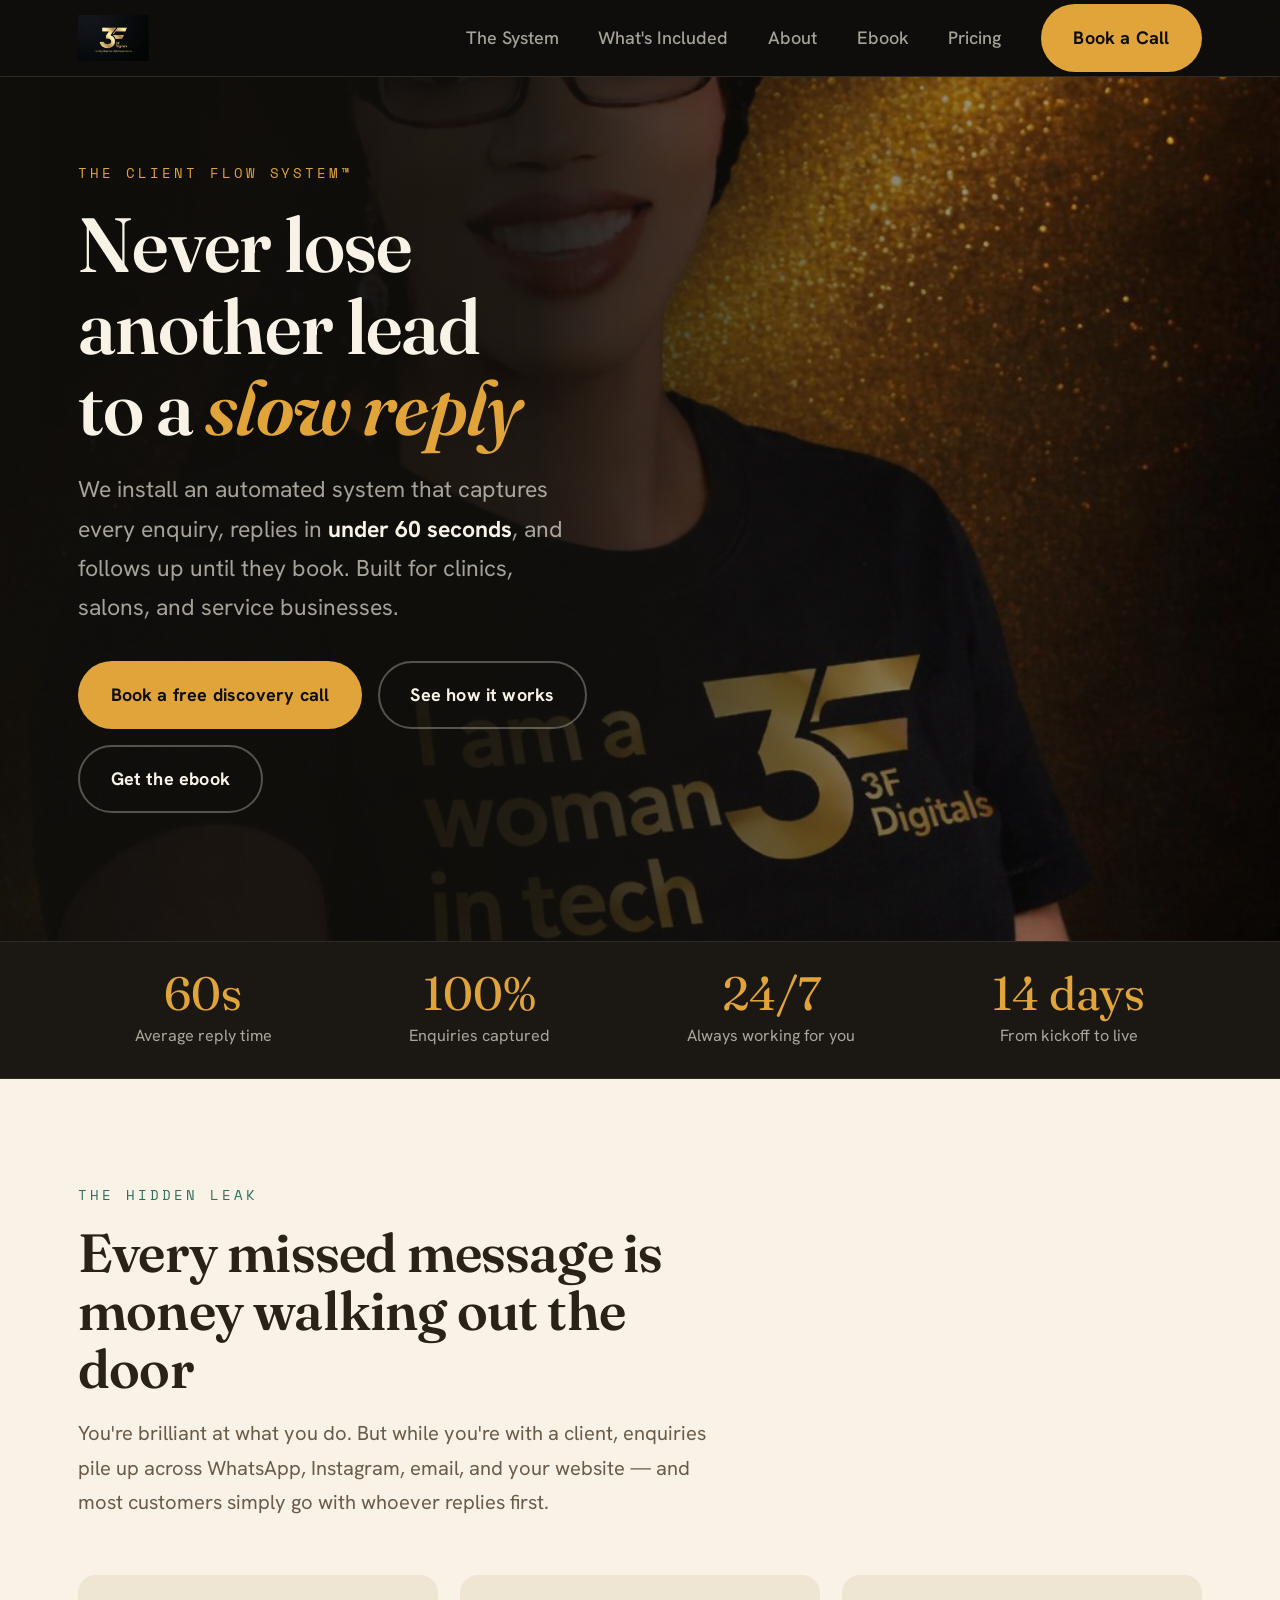
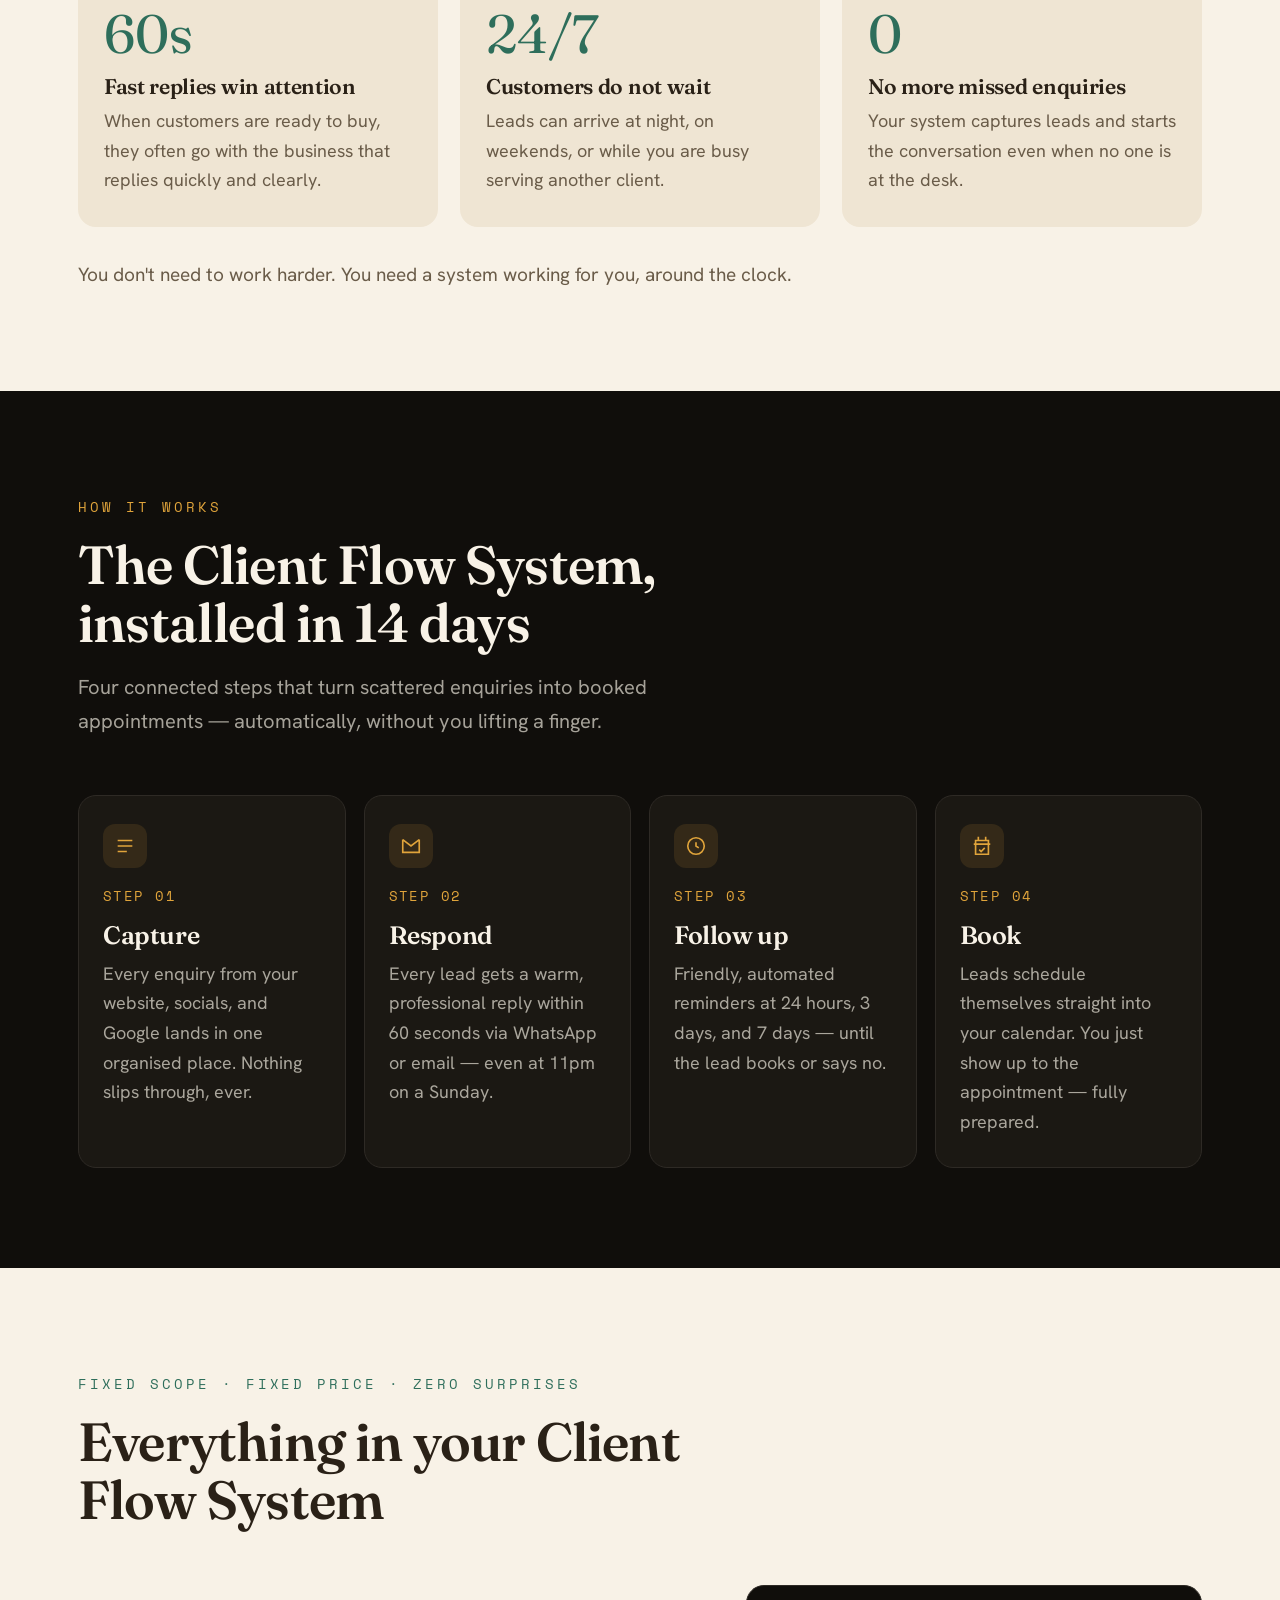
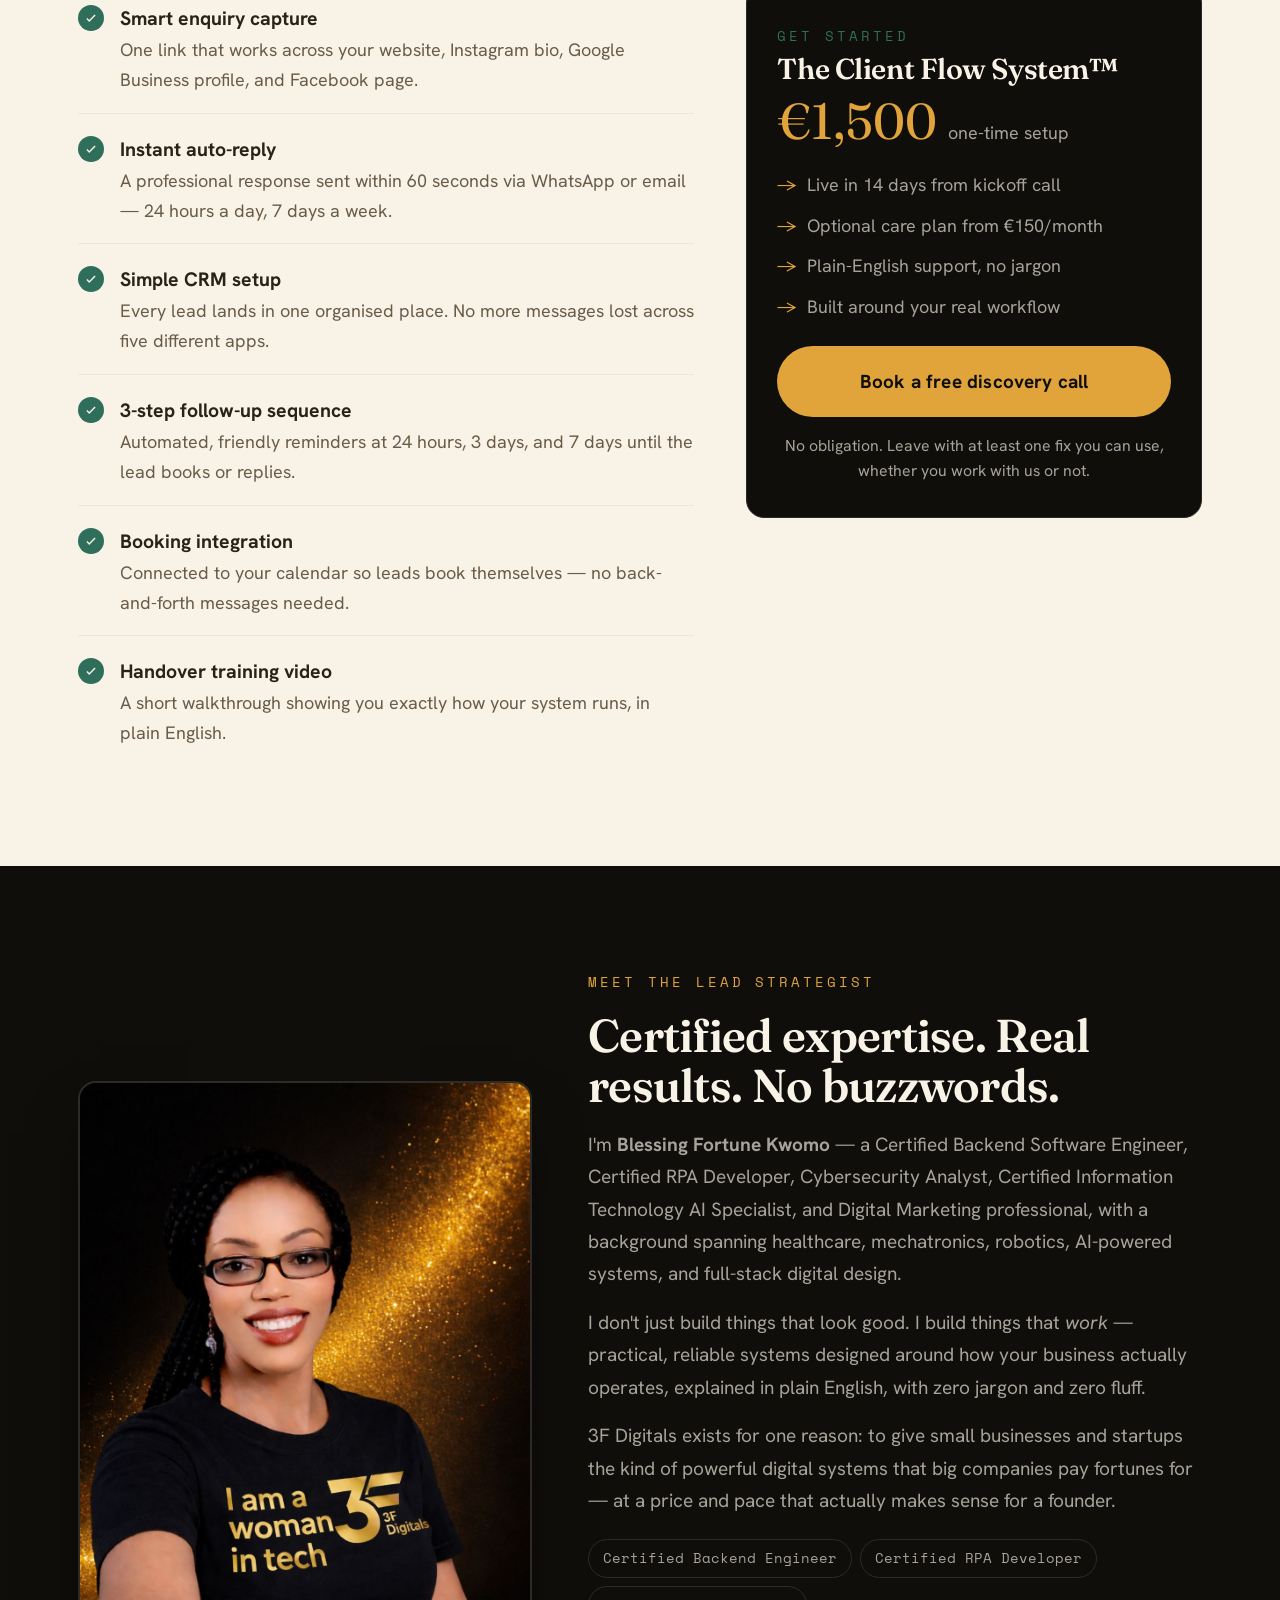
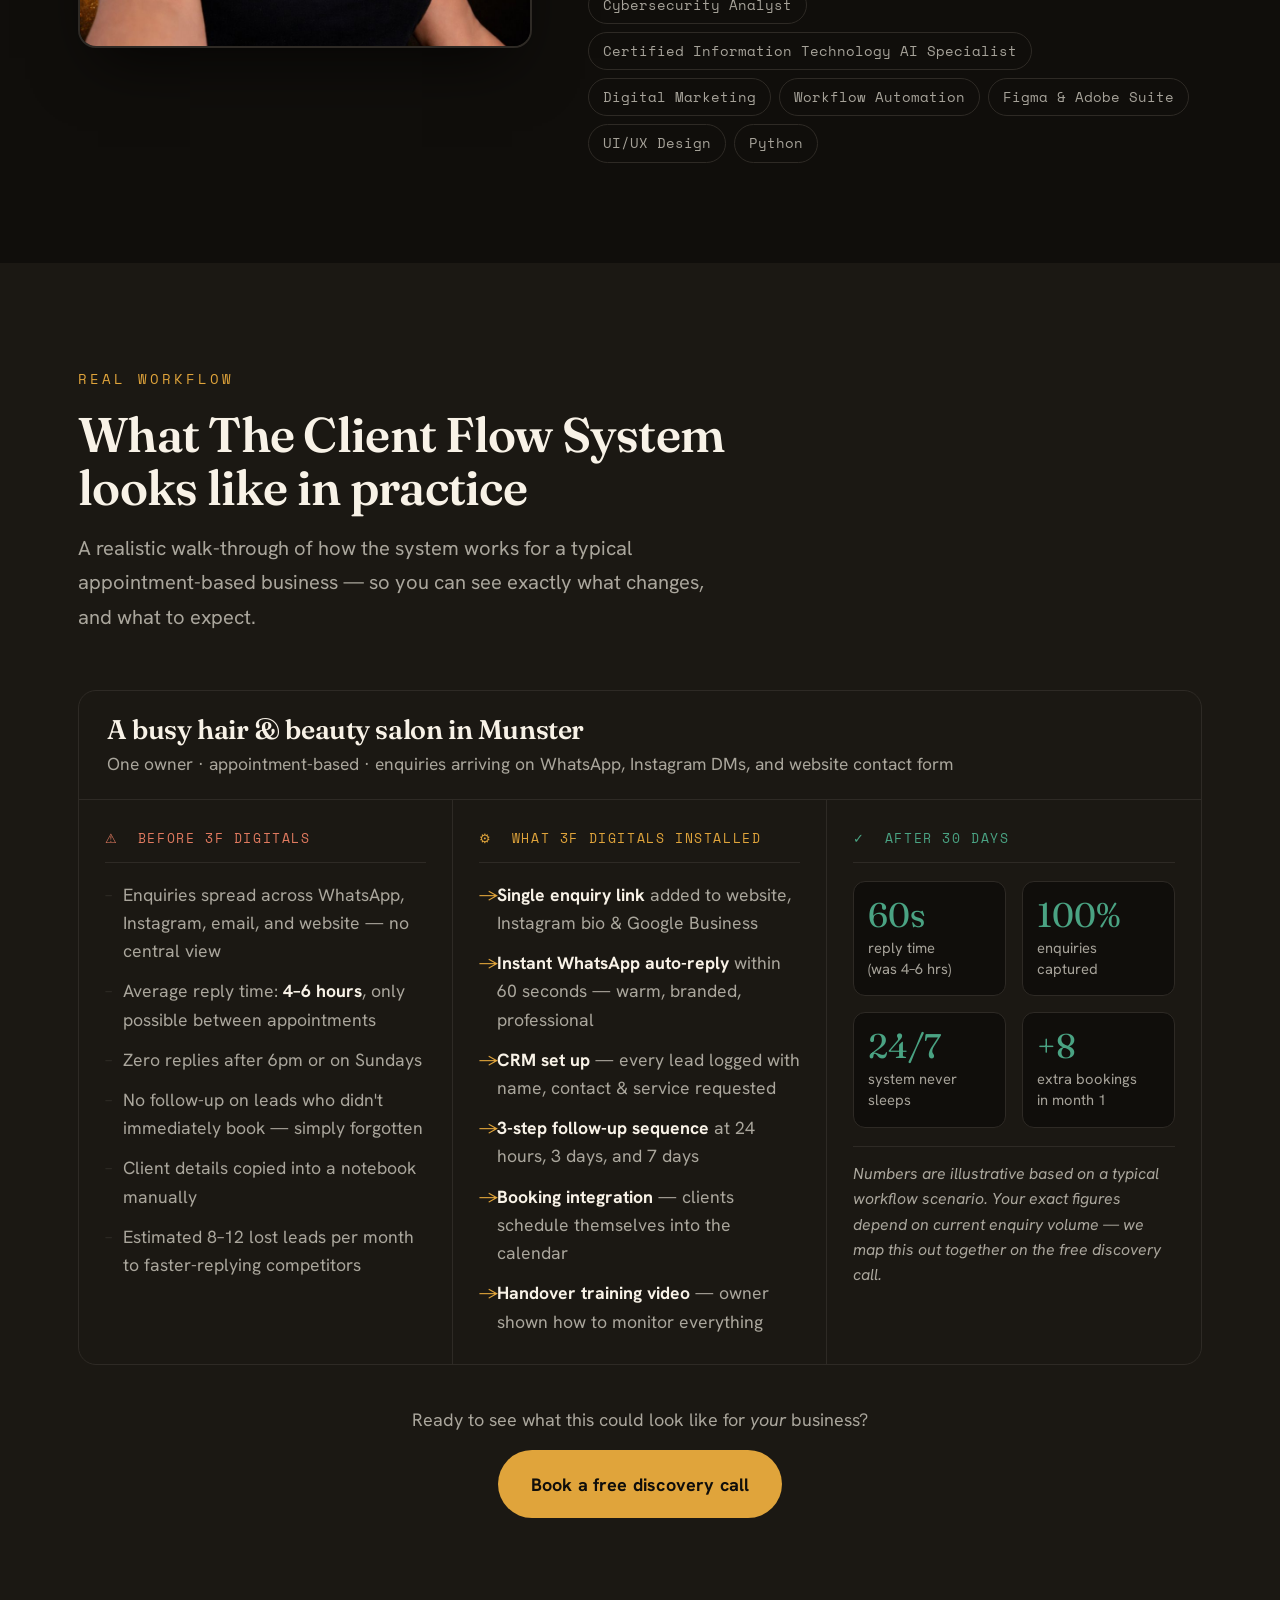
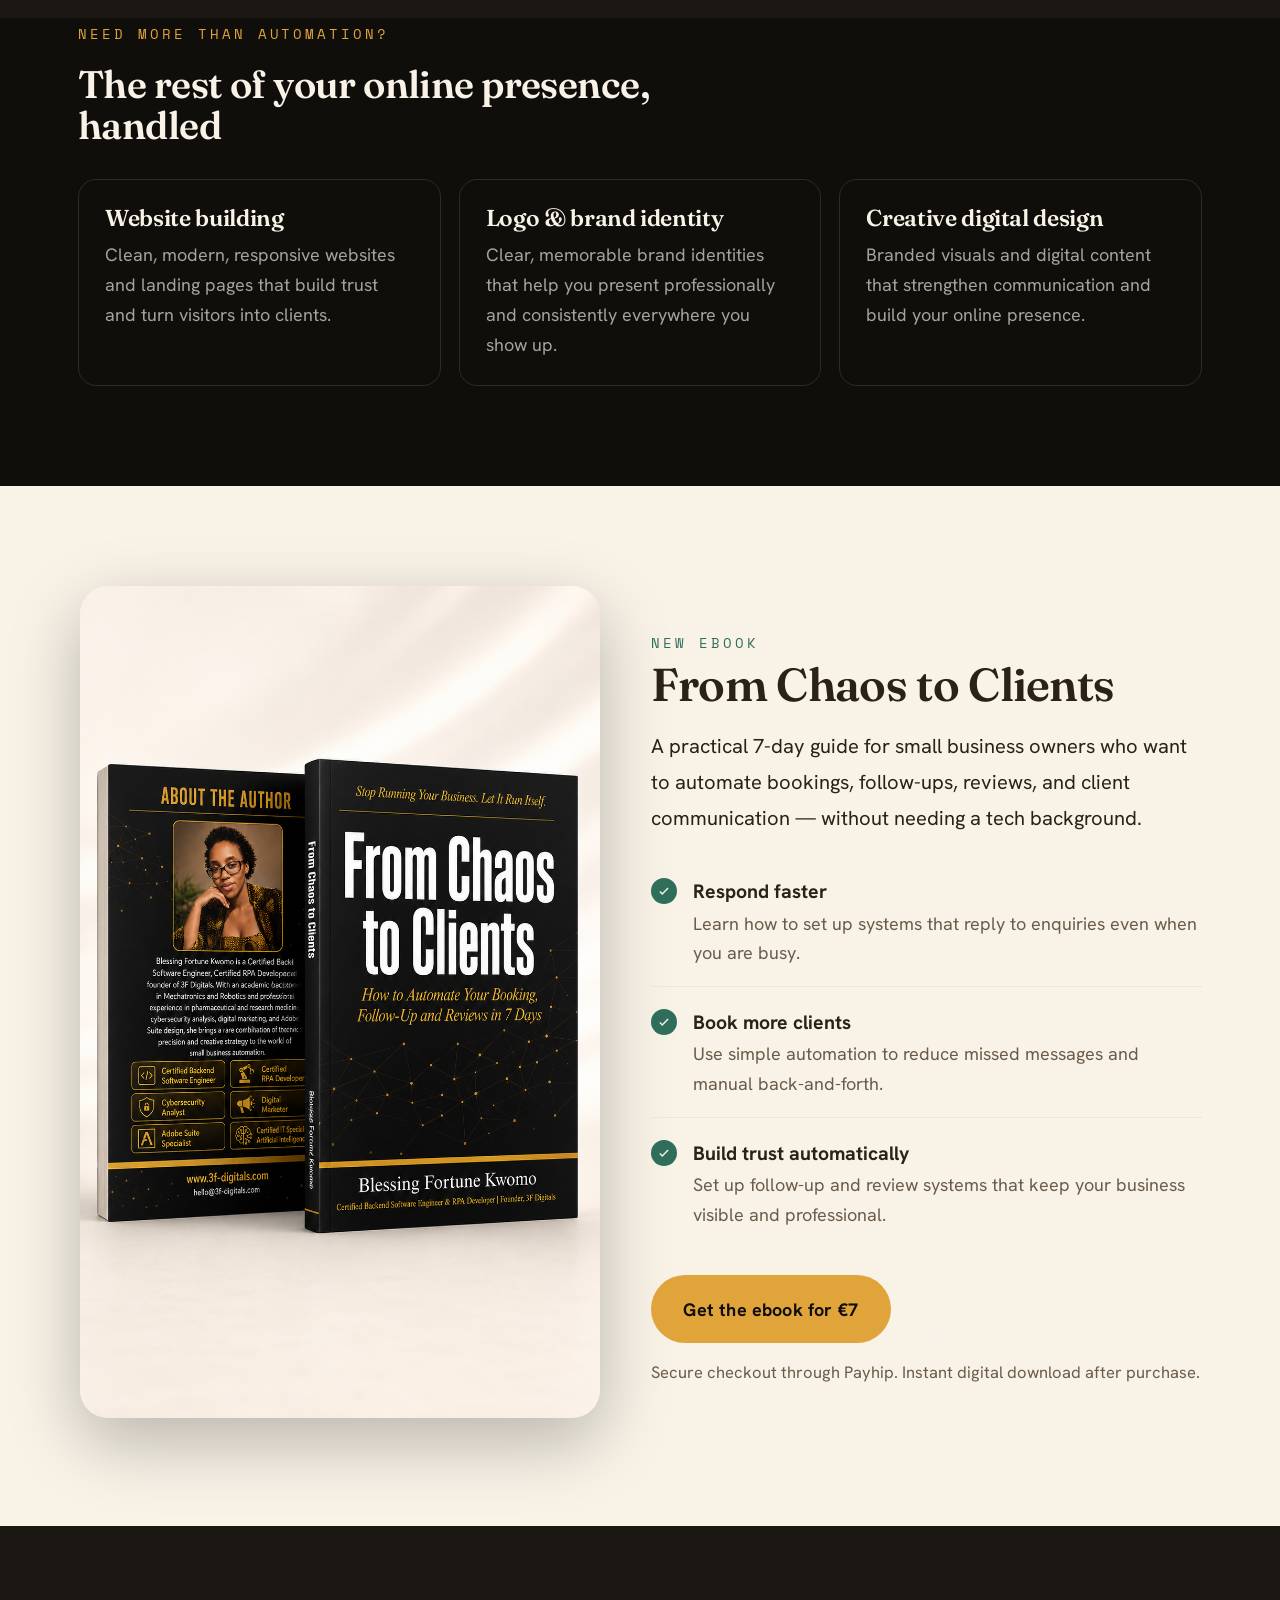
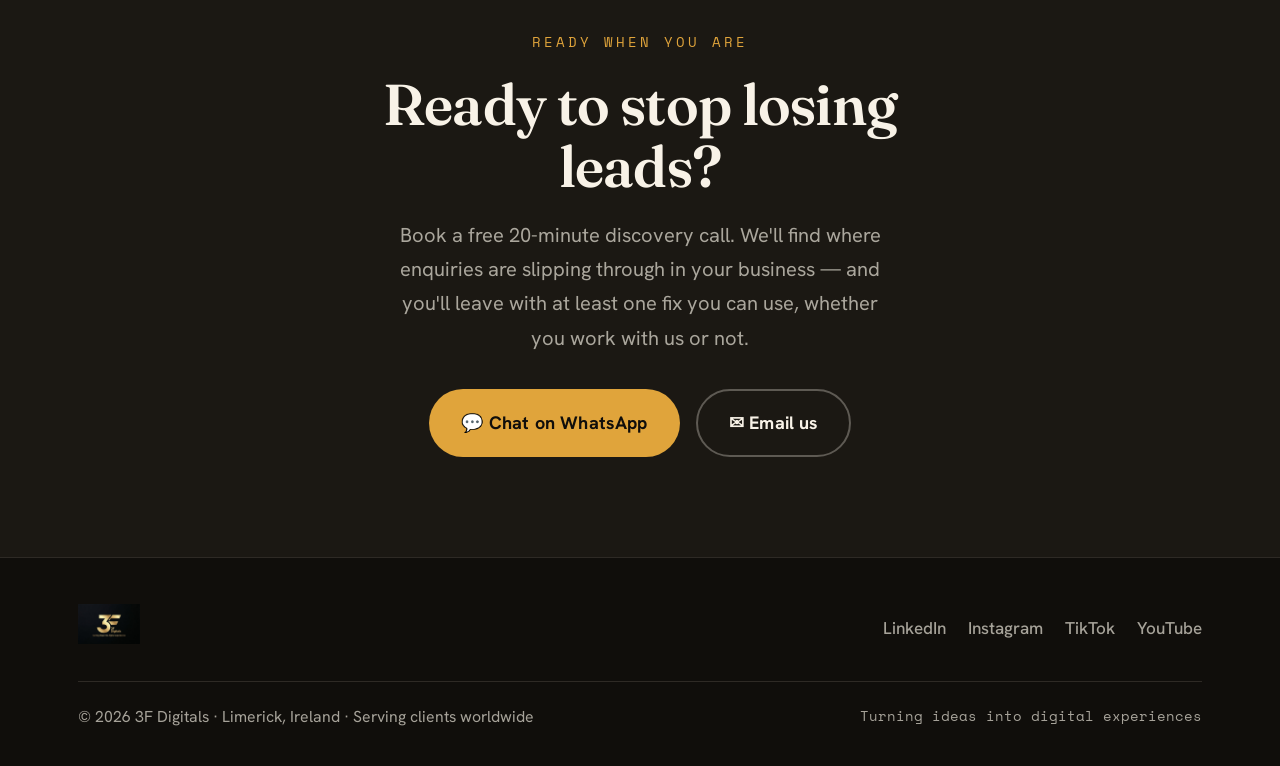
<file: index.html>
<!DOCTYPE html>
<html lang="en">
<head>
  <meta charset="UTF-8" />
  <meta name="viewport" content="width=device-width, initial-scale=1.0" />
  <title>3F Digitals — Never Lose Another Lead to a Slow Reply</title>
  <meta name="description" content="3F Digitals installs The Client Flow System — automated lead capture, instant replies, and follow-up that books clients for you. For clinics, salons, and service businesses in Ireland and beyond." />
  <meta property="og:title" content="3F Digitals — The Client Flow System™" />
  <meta property="og:description" content="Never lose another lead to a slow reply. Automated, working 24/7." />
  <meta property="og:type" content="website" />
  <meta property="og:url" content="https://www.3fdigitals.com" />

  <link rel="preconnect" href="https://fonts.googleapis.com" />
  <link rel="preconnect" href="https://fonts.gstatic.com" crossorigin />
  <link href="https://fonts.googleapis.com/css2?family=Fraunces:ital,opsz,wght@0,9..144,500;0,9..144,600;1,9..144,500;1,9..144,600&family=Hanken+Grotesk:wght@400;500;600;700&family=Space+Mono:wght@400;700&display=swap" rel="stylesheet" />
  <link rel="stylesheet" href="styles.css" />
</head>
<body>

<!-- ===== NAV ===== -->
<header class="nav">
  <div class="wrap nav-inner">
    <a href="#top">
      <img class="nav-logo" src="images/logo_3f_digitals.jpeg" alt="3F Digitals" />
    </a>
    <nav class="nav-links" id="navLinks">
      <a class="link" href="#system">The System</a>
      <a class="link" href="#included">What's Included</a>
      <a class="link" href="#about">About</a>
      <a class="link" href="#ebook">Ebook</a>
      <a class="link" href="#pricing">Pricing</a>
      <a class="btn btn-primary" href="#contact">Book a Call</a>
    </nav>
    <button class="nav-toggle" id="navToggle" aria-label="Open menu">
      <span></span><span></span><span></span>
    </button>
  </div>
</header>

<!-- ===== HERO ===== -->
<section class="hero" id="top">
  <div class="wrap">
    <div class="hero-content">
      <span class="eyebrow reveal">The Client Flow System™</span>
      <h1 class="reveal">
        Never lose another lead<br>to a <span class="accent">slow reply</span>
      </h1>
      <p class="lead reveal">
        We install an automated system that captures every enquiry,
        replies in <b>under 60 seconds</b>, and follows up until they book.
        Built for clinics, salons, and service businesses.
      </p>
      <div class="hero-cta reveal">
        <a class="btn btn-primary" href="#contact">Book a free discovery call</a>
        <a class="btn btn-ghost" href="#system">See how it works</a>
        <a class="btn btn-ghost" href="#ebook">Get the ebook</a>
      </div>
      <div class="hero-trust reveal">
        <span class="dot-live"></span>
        Live system &nbsp;·&nbsp; works 24/7, even at 11pm on a Sunday
      </div>
    </div>
  </div>
</section>

<!-- ===== STATS BAR ===== -->
<div class="stats-bar">
  <div class="wrap stats-inner">
    <div class="stat-item reveal">
      <span class="big-n">60s</span>
      <span class="label">Average reply time</span>
    </div>
    <div class="stat-item reveal">
      <span class="big-n">100%</span>
      <span class="label">Enquiries captured</span>
    </div>
    <div class="stat-item reveal">
      <span class="big-n">24/7</span>
      <span class="label">Always working for you</span>
    </div>
    <div class="stat-item reveal">
      <span class="big-n">14 days</span>
      <span class="label">From kickoff to live</span>
    </div>
  </div>
</div>

<!-- ===== PROBLEM ===== -->
<section class="section cream">
  <div class="wrap">
    <div class="section-head reveal">
      <span class="eyebrow">The hidden leak</span>
      <h2>Every missed message is money walking out the door</h2>
      <p>You're brilliant at what you do. But while you're with a client, enquiries pile up across WhatsApp, Instagram, email, and your website — and most customers simply go with whoever replies first.</p>
    </div>
    <div class="prob-grid">
      <div class="prob-card reveal">
        <div class="big">60s</div>
        <h3>Fast replies win attention</h3>
        <p>When customers are ready to buy, they often go with the business that replies quickly and clearly.</p>
      </div>
      <div class="prob-card reveal">
        <div class="big">24/7</div>
        <h3>Customers do not wait</h3>
        <p>Leads can arrive at night, on weekends, or while you are busy serving another client.</p>
      </div>
      <div class="prob-card reveal">
        <div class="big">0</div>
        <h3>No more missed enquiries</h3>
        <p>Your system captures leads and starts the conversation even when no one is at the desk.</p>
      </div>
    </div>
    <p class="reveal" style="margin-top:32px; font-size:1.06rem; color:var(--brown-2);">
      You don't need to work harder. You need a system working for you, around the clock.
    </p>
  </div>
</section>

<!-- ===== SYSTEM ===== -->
<section class="section" id="system">
  <div class="wrap">
    <div class="section-head reveal">
      <span class="eyebrow">How it works</span>
      <h2>The Client Flow System, installed in 14 days</h2>
      <p>Four connected steps that turn scattered enquiries into booked appointments — automatically, without you lifting a finger.</p>
    </div>
    <div class="steps">
      <div class="step reveal">
        <div class="ico">
          <svg viewBox="0 0 24 24"><path d="M4 6h16M4 12h16M4 18h10"/></svg>
        </div>
        <div class="num">STEP 01</div>
        <h3>Capture</h3>
        <p>Every enquiry from your website, socials, and Google lands in one organised place. Nothing slips through, ever.</p>
      </div>
      <div class="step reveal">
        <div class="ico">
          <svg viewBox="0 0 24 24"><path d="M3 5l9 7 9-7M3 5v14h18V5"/></svg>
        </div>
        <div class="num">STEP 02</div>
        <h3>Respond</h3>
        <p>Every lead gets a warm, professional reply within 60 seconds via WhatsApp or email — even at 11pm on a Sunday.</p>
      </div>
      <div class="step reveal">
        <div class="ico">
          <svg viewBox="0 0 24 24"><path d="M12 8v4l3 2M21 12a9 9 0 1 1-18 0 9 9 0 0 1 18 0z"/></svg>
        </div>
        <div class="num">STEP 03</div>
        <h3>Follow up</h3>
        <p>Friendly, automated reminders at 24 hours, 3 days, and 7 days — until the lead books or says no.</p>
      </div>
      <div class="step reveal">
        <div class="ico">
          <svg viewBox="0 0 24 24"><path d="M8 2v4M16 2v4M3 10h18M5 6h14v15H5zM9 16l2 2 4-4"/></svg>
        </div>
        <div class="num">STEP 04</div>
        <h3>Book</h3>
        <p>Leads schedule themselves straight into your calendar. You just show up to the appointment — fully prepared.</p>
      </div>
    </div>
  </div>
</section>

<!-- ===== INCLUDED + PRICING ===== -->
<section class="section cream" id="included">
  <div class="wrap">
    <div class="section-head reveal">
      <span class="eyebrow">Fixed scope · fixed price · zero surprises</span>
      <h2>Everything in your Client Flow System</h2>
    </div>
    <div class="incl-grid">
      <ul class="incl-list reveal">
        <li>
          <span class="check"><svg viewBox="0 0 24 24"><path d="M5 13l4 4L19 7"/></svg></span>
          <div><strong>Smart enquiry capture</strong><span>One link that works across your website, Instagram bio, Google Business profile, and Facebook page.</span></div>
        </li>
        <li>
          <span class="check"><svg viewBox="0 0 24 24"><path d="M5 13l4 4L19 7"/></svg></span>
          <div><strong>Instant auto-reply</strong><span>A professional response sent within 60 seconds via WhatsApp or email — 24 hours a day, 7 days a week.</span></div>
        </li>
        <li>
          <span class="check"><svg viewBox="0 0 24 24"><path d="M5 13l4 4L19 7"/></svg></span>
          <div><strong>Simple CRM setup</strong><span>Every lead lands in one organised place. No more messages lost across five different apps.</span></div>
        </li>
        <li>
          <span class="check"><svg viewBox="0 0 24 24"><path d="M5 13l4 4L19 7"/></svg></span>
          <div><strong>3-step follow-up sequence</strong><span>Automated, friendly reminders at 24 hours, 3 days, and 7 days until the lead books or replies.</span></div>
        </li>
        <li>
          <span class="check"><svg viewBox="0 0 24 24"><path d="M5 13l4 4L19 7"/></svg></span>
          <div><strong>Booking integration</strong><span>Connected to your calendar so leads book themselves — no back-and-forth messages needed.</span></div>
        </li>
        <li>
          <span class="check"><svg viewBox="0 0 24 24"><path d="M5 13l4 4L19 7"/></svg></span>
          <div><strong>Handover training video</strong><span>A short walkthrough showing you exactly how your system runs, in plain English.</span></div>
        </li>
      </ul>

      <aside class="incl-aside reveal" id="pricing">
        <span class="eyebrow">Get started</span>
        <h3>The Client Flow System™</h3>
        <div class="price">€1,500 <small>one-time setup</small></div>
        <ul>
          <li>Live in 14 days from kickoff call</li>
          <li>Optional care plan from €150/month</li>
          <li>Plain-English support, no jargon</li>
          <li>Built around your real workflow</li>
        </ul>
        <a class="btn btn-primary" href="#contact" style="width:100%;justify-content:center;font-size:1.05rem;">
          Book a free discovery call
        </a>
        <p style="font-size:0.88rem;color:var(--on-dark-2);margin-top:16px;text-align:center;line-height:1.6;">
          No obligation. Leave with at least one fix you can use, whether you work with us or not.
        </p>
      </aside>
    </div>
  </div>
</section>

<!-- ===== ABOUT ===== -->
<section class="section" id="about">
  <div class="wrap about-grid">
    <div class="about-photo reveal">
      <img src="images/youtube_profile_pic.jpeg" alt="Blessing Fortune Kwomo — Founder, 3F Digitals" />
    </div>
    <div class="about-copy reveal">
      <span class="eyebrow">Meet the Lead Strategist</span>
      <h2>Certified expertise. Real results. No buzzwords.</h2>
      <p>I'm <strong>Blessing Fortune Kwomo</strong> — a Certified Backend Software Engineer, Certified RPA Developer, Cybersecurity Analyst, Certified Information Technology AI Specialist, and Digital Marketing professional, with a background spanning healthcare, mechatronics, robotics, AI-powered systems, and full-stack digital design.</p>
      <p>I don't just build things that look good. I build things that <em>work</em> — practical, reliable systems designed around how your business actually operates, explained in plain English, with zero jargon and zero fluff.</p>
      <p>3F Digitals exists for one reason: to give small businesses and startups the kind of powerful digital systems that big companies pay fortunes for — at a price and pace that actually makes sense for a founder.</p>
      <div class="about-tags">
        <span>Certified Backend Engineer</span>
        <span>Certified RPA Developer</span>
        <span>Cybersecurity Analyst</span>
        <span>Certified Information Technology AI Specialist</span>
        <span>Digital Marketing</span>
        <span>Workflow Automation</span>
        <span>Figma &amp; Adobe Suite</span>
        <span>UI/UX Design</span>
        <span>Python</span>
      </div>
    </div>
  </div>
</section>

<!-- ===== EXAMPLE SCENARIO ===== -->
<section class="section scenario-section">
  <div class="wrap">
    <div class="section-head reveal">
      <span class="eyebrow">Real workflow</span>
      <h2 style="font-size: clamp(2rem, 3.8vw, 2.8rem);">What The Client Flow System looks like in practice</h2>
      <p>A realistic walk-through of how the system works for a typical appointment-based business — so you can see exactly what changes, and what to expect.</p>
    </div>

    <div class="scenario-card reveal">
      <div class="scenario-intro">
        <h3>A busy hair &amp; beauty salon in Munster</h3>
        <p>One owner · appointment-based · enquiries arriving on WhatsApp, Instagram DMs, and website contact form</p>
      </div>

      <div class="scenario-grid">
        <div class="scenario-col col-before">
          <div class="col-label">⚠&nbsp; Before 3F Digitals</div>
          <ul class="scenario-list">
            <li>Enquiries spread across WhatsApp, Instagram, email, and website — no central view</li>
            <li>Average reply time: <strong>4–6 hours</strong>, only possible between appointments</li>
            <li>Zero replies after 6pm or on Sundays</li>
            <li>No follow-up on leads who didn't immediately book — simply forgotten</li>
            <li>Client details copied into a notebook manually</li>
            <li>Estimated 8–12 lost leads per month to faster-replying competitors</li>
          </ul>
        </div>

        <div class="scenario-col col-built">
          <div class="col-label">⚙&nbsp; What 3F Digitals installed</div>
          <ul class="scenario-list">
            <li><strong>Single enquiry link</strong> added to website, Instagram bio &amp; Google Business</li>
            <li><strong>Instant WhatsApp auto-reply</strong> within 60 seconds — warm, branded, professional</li>
            <li><strong>CRM set up</strong> — every lead logged with name, contact &amp; service requested</li>
            <li><strong>3-step follow-up sequence</strong> at 24 hours, 3 days, and 7 days</li>
            <li><strong>Booking integration</strong> — clients schedule themselves into the calendar</li>
            <li><strong>Handover training video</strong> — owner shown how to monitor everything</li>
          </ul>
        </div>

        <div class="scenario-col col-after">
          <div class="col-label">✓&nbsp; After 30 days</div>
          <div class="scenario-stats-grid">
            <div class="s-stat"><span class="s-n">60s</span><span class="s-l">reply time<br>(was 4–6 hrs)</span></div>
            <div class="s-stat"><span class="s-n">100%</span><span class="s-l">enquiries<br>captured</span></div>
            <div class="s-stat"><span class="s-n">24/7</span><span class="s-l">system never<br>sleeps</span></div>
            <div class="s-stat"><span class="s-n">+8</span><span class="s-l">extra bookings<br>in month 1</span></div>
          </div>
          <p class="scenario-note">Numbers are illustrative based on a typical workflow scenario. Your exact figures depend on current enquiry volume — we map this out together on the free discovery call.</p>
        </div>
      </div>
    </div>

    <p class="reveal" style="text-align:center; margin-top:40px; font-size:1rem; color:var(--on-dark-2);">
      Ready to see what this could look like for <em>your</em> business?
    </p>
    <div style="text-align:center; margin-top:16px;">
      <a class="btn btn-primary reveal" href="#contact">Book a free discovery call</a>
    </div>
  </div>
</section>

<!-- ===== SECONDARY SERVICES ===== -->
<section class="section" style="padding-top: 0;">
  <div class="wrap">
    <div class="section-head reveal" style="margin-bottom:32px;">
      <span class="eyebrow">Need more than automation?</span>
      <h2 style="font-size: clamp(1.8rem, 3vw, 2.3rem);">The rest of your online presence, handled</h2>
    </div>
    <div class="svc-grid">
      <div class="svc reveal">
        <h4>Website building</h4>
        <p>Clean, modern, responsive websites and landing pages that build trust and turn visitors into clients.</p>
      </div>
      <div class="svc reveal">
        <h4>Logo & brand identity</h4>
        <p>Clear, memorable brand identities that help you present professionally and consistently everywhere you show up.</p>
      </div>
      <div class="svc reveal">
        <h4>Creative digital design</h4>
        <p>Branded visuals and digital content that strengthen communication and build your online presence.</p>
      </div>
    </div>
  </div>
</section>

<!-- ===== EBOOK ===== -->
<section class="section cream ebook-section" id="ebook">
  <div class="wrap">
    <div class="ebook-grid" style="display:grid;grid-template-columns:1fr 1.05fr;gap:48px;align-items:center;">
      <div class="ebook-image reveal" style="text-align:center;">
        <img src="images/from-chaos-to-clients-3d-book.png"
             alt="From Chaos to Clients ebook by Blessing Fortune Kwomo"
             style="width:100%;max-width:520px;border-radius:28px;box-shadow:0 24px 70px rgba(0,0,0,.25);" />
      </div>

      <div class="ebook-copy reveal">
        <span class="eyebrow">New ebook</span>
        <h2 style="font-size:clamp(2rem,3.6vw,3rem);margin-bottom:18px;">From Chaos to Clients</h2>
        <p class="lead" style="font-size:1.12rem;line-height:1.8;margin-bottom:22px;">
          A practical 7-day guide for small business owners who want to automate bookings,
          follow-ups, reviews, and client communication — without needing a tech background.
        </p>

        <ul class="incl-list" style="margin:22px 0 28px 0;padding:0;">
          <li>
            <span class="check"><svg viewBox="0 0 24 24"><path d="M5 13l4 4L19 7"/></svg></span>
            <div><strong>Respond faster</strong><span>Learn how to set up systems that reply to enquiries even when you are busy.</span></div>
          </li>
          <li>
            <span class="check"><svg viewBox="0 0 24 24"><path d="M5 13l4 4L19 7"/></svg></span>
            <div><strong>Book more clients</strong><span>Use simple automation to reduce missed messages and manual back-and-forth.</span></div>
          </li>
          <li>
            <span class="check"><svg viewBox="0 0 24 24"><path d="M5 13l4 4L19 7"/></svg></span>
            <div><strong>Build trust automatically</strong><span>Set up follow-up and review systems that keep your business visible and professional.</span></div>
          </li>
        </ul>

        <div style="display:flex;gap:14px;flex-wrap:wrap;align-items:center;">
          <a class="btn btn-primary" href="https://payhip.com/b/NtnIP" target="_blank" rel="noopener">
            Get the ebook for €7
          </a>
          <a class="btn btn-ghost" href="https://payhip.com/b/NtnIP" target="_blank" rel="noopener">
            View on Payhip
          </a>
        </div>

        <p style="margin-top:16px;font-size:.92rem;color:var(--brown-2);line-height:1.6;">
          Secure checkout through Payhip. Instant digital download after purchase.
        </p>
      </div>
    </div>
  </div>
</section>

<style>
  @media (max-width: 860px) {
    .ebook-grid {
      grid-template-columns: 1fr !important;
      gap: 32px !important;
    }

    .ebook-copy {
      text-align: left;
    }
  }
</style>

<!-- ===== FINAL CTA ===== -->
<section class="cta-final" id="contact">
  <div class="wrap">
    <span class="eyebrow reveal">Ready when you are</span>
    <h2 class="reveal">Ready to stop losing leads?</h2>
    <p class="reveal">
      Book a free 20-minute discovery call. We'll find where enquiries are slipping through in your business — and you'll leave with at least one fix you can use, whether you work with us or not.
    </p>
    <div class="cta-btns reveal">
      <a class="btn btn-primary"
         href="https://wa.me/353870540186?text=Hello%203F%20Digitals%2C%20I%20would%20like%20to%20book%20a%20free%20discovery%20call."
         target="_blank" rel="noopener">
        💬 Chat on WhatsApp
      </a>
      <a class="btn btn-ghost" href="mailto:hello@3fdigitals.com">
        ✉ Email us
      </a>
    </div>
  </div>
</section>

<!-- ===== FOOTER ===== -->
<footer class="footer">
  <div class="wrap">
    <div class="footer-top">
      <a href="#top">
        <img class="footer-logo" src="images/logo_3f_digitals.jpeg" alt="3F Digitals" />
      </a>
      <div class="footer-socials">
        <a href="https://linkedin.com/in/blessingfortunekwomo" target="_blank" rel="noopener">LinkedIn</a>
        <a href="https://www.instagram.com/blessing_fortune_kwomo" target="_blank" rel="noopener">Instagram</a>
        <a href="https://www.tiktok.com/@3f.digitals" target="_blank" rel="noopener">TikTok</a>
        <a href="https://www.youtube.com/@Blessingfortunekwomo" target="_blank" rel="noopener">YouTube</a>
      </div>
    </div>
    <div class="footer-base">
      <span>© 2026 3F Digitals · Limerick, Ireland · Serving clients worldwide</span>
      <span style="font-family:'Space Mono',monospace; font-size:0.8rem;">Turning ideas into digital experiences</span>
    </div>
  </div>
</footer>

<!-- Crisp Live Chat Widget -->
<script type="text/javascript">
  window.$crisp = [];
  window.CRISP_WEBSITE_ID = "db3f6d80-dc46-4cf2-9e59-24aa71486f26";
  window.$crisp.push(["config", "container:index", [1]]);
  window.$crisp.push(["config", "position:reverse", [false]]);
  window.$crisp.push(["config", "hide:vacation", [false]]);
  (function(){
    var d = document;
    var s = d.createElement("script");
    s.src = "https://client.crisp.chat/l.js";
    s.async = 1;
    d.getElementsByTagName("head")[0].appendChild(s);
  })();
</script>

<style>
  /* Force Crisp to stay as floating widget, hide expand button */
  .crisp-client .cc-tlyw[data-full-view="true"] {
    display: none !important;
  }

  .crisp-client a[data-id="open-expand"] {
    display: none !important;
  }

  /* Fix chat widget width */
  .crisp-client .cc-tlyw {
    width: 380px !important;
    max-width: 380px !important;
  }

  .crisp-client .cc-kxkl {
    width: 380px !important;
    max-width: 380px !important;
  }

  .crisp-client iframe {
    width: 380px !important;
    max-width: 380px !important;
  }

  @media (max-width: 480px) {
    .crisp-client .cc-tlyw {
      width: 100vw !important;
      max-width: 100vw !important;
    }

    .crisp-client .cc-kxkl {
      width: 100vw !important;
      max-width: 100vw !important;
    }
  }
</style>

<script src="script.js"></script>
</body>
</html>
</file>
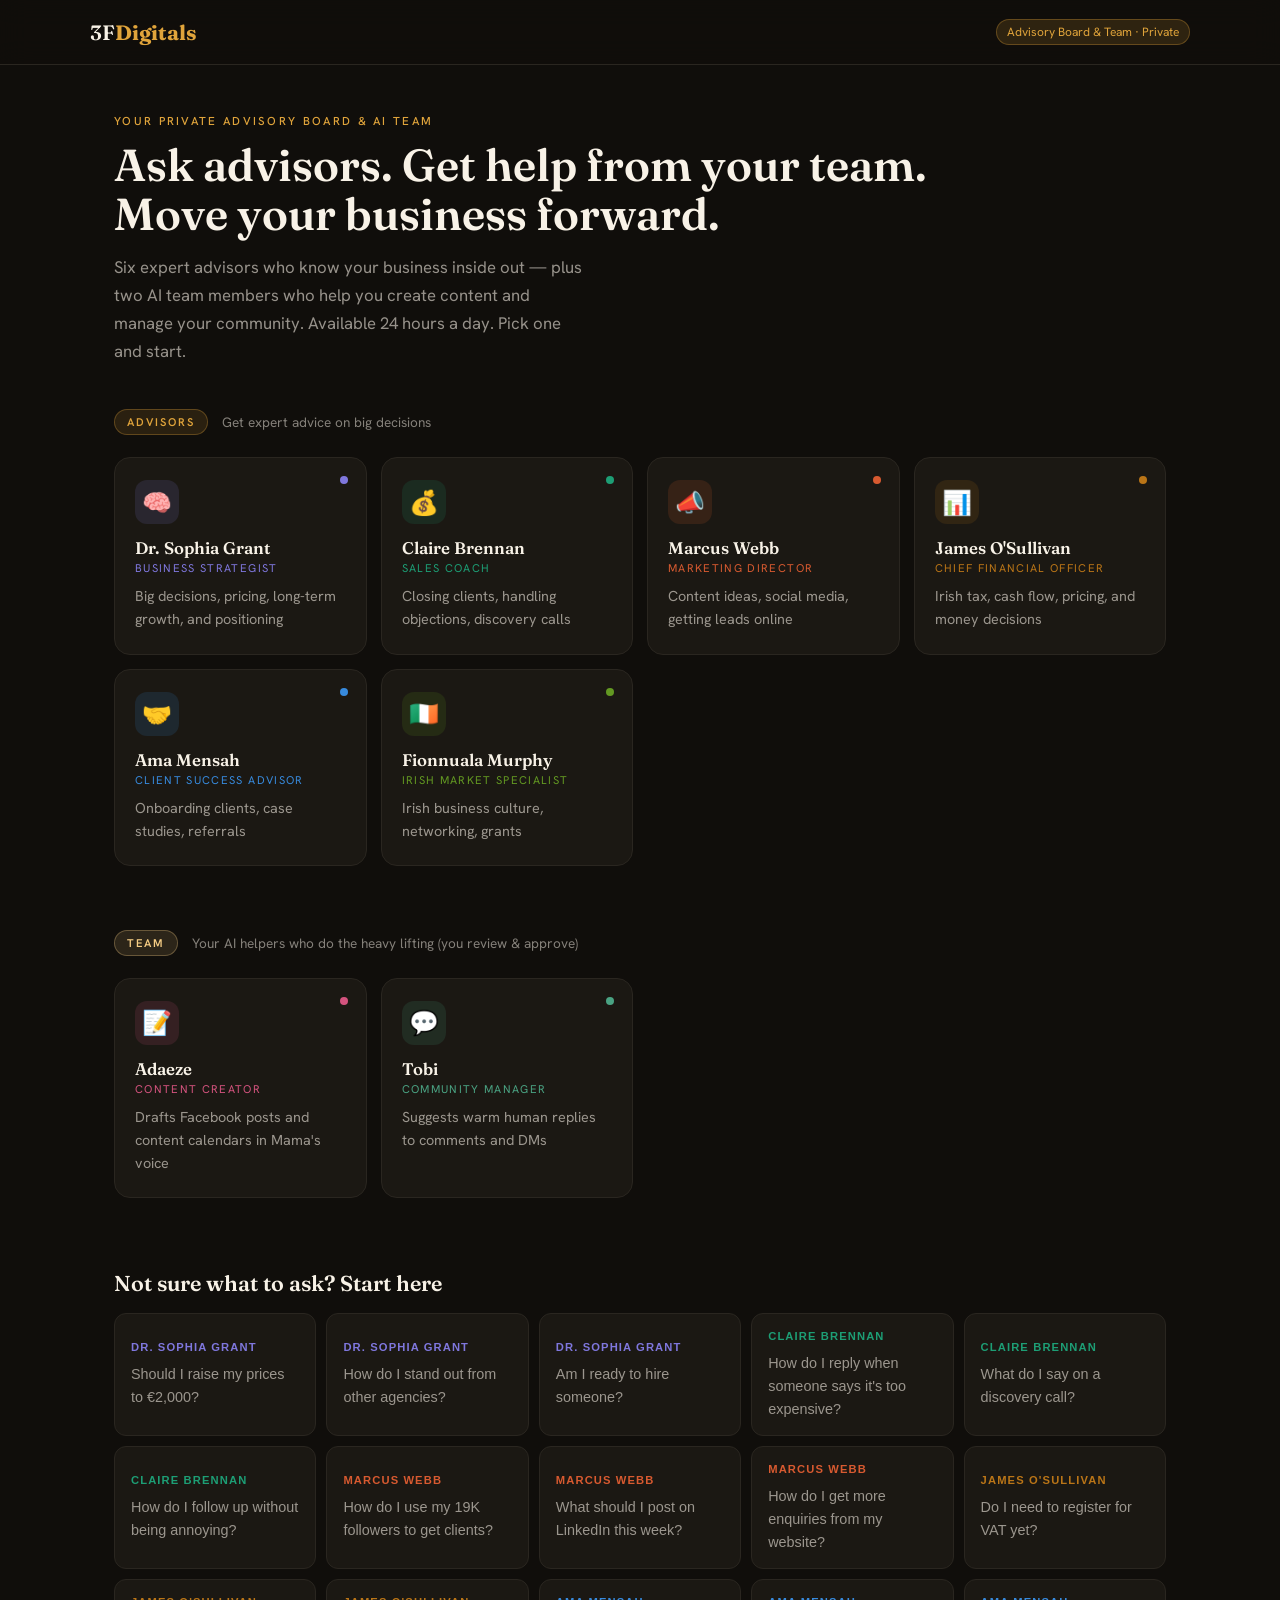
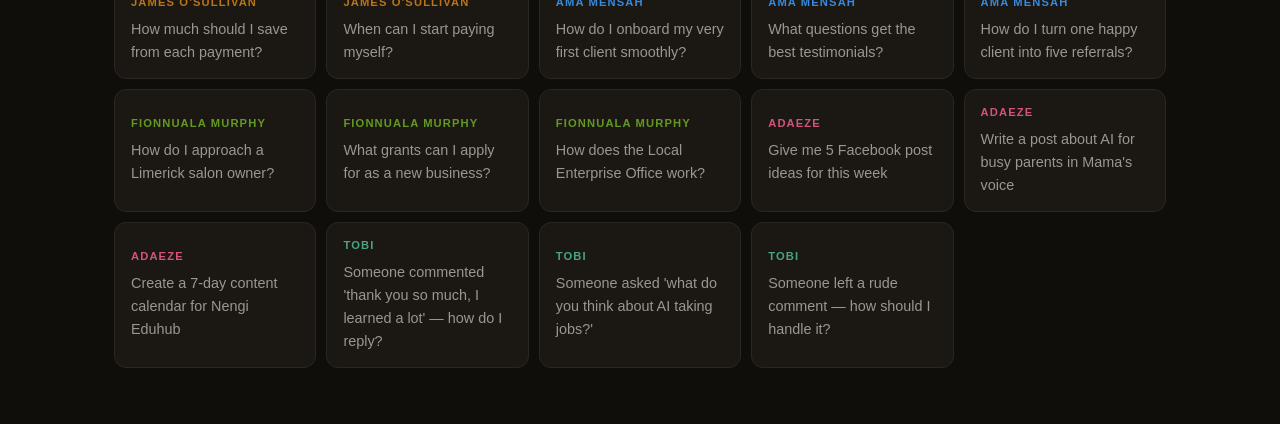
<file: advisor/index.html>
<!DOCTYPE html>
<html lang="en">
<head>
<meta charset="UTF-8"/>
<meta name="viewport" content="width=device-width,initial-scale=1.0"/>
<title>3F Digitals — AI Advisory Board &amp; Team</title>
<link rel="preconnect" href="https://fonts.googleapis.com"/>
<link href="https://fonts.googleapis.com/css2?family=Hanken+Grotesk:wght@400;500;600&family=Fraunces:ital,opsz,wght@0,9..144,500;0,9..144,600;1,9..144,500&display=swap" rel="stylesheet"/>
<style>
*{box-sizing:border-box;margin:0;padding:0}
:root{
  --ink:#100E0B;--ink2:#1B1813;--ink3:#2A2620;
  --gold:#E0A43B;--cream:#F8F2E7;--cream2:rgba(248,242,231,0.58);
}
body{font-family:"Hanken Grotesk",system-ui,sans-serif;background:var(--ink);color:var(--cream);min-height:100vh;-webkit-font-smoothing:antialiased}
.nav{background:rgba(16,14,11,0.88);border-bottom:1px solid var(--ink3);padding:0 24px;position:sticky;top:0;z-index:10;backdrop-filter:blur(14px)}
.nav-in{max-width:1100px;margin:0 auto;height:64px;display:flex;align-items:center;justify-content:space-between}
.logo{font-family:"Fraunces",serif;font-size:1.3rem;font-weight:600}
.logo b{color:var(--gold)}
.nav-badge{font-size:0.75rem;background:rgba(224,164,59,0.15);color:var(--gold);border:1px solid rgba(224,164,59,0.3);padding:4px 10px;border-radius:100px}
.hero{max-width:1100px;margin:0 auto;padding:48px 24px 36px}
.eyebrow{font-size:0.72rem;letter-spacing:0.2em;text-transform:uppercase;color:var(--gold);font-weight:500;display:block;margin-bottom:12px}
.hero h1{font-family:"Fraunces",serif;font-size:clamp(2rem,4vw,2.8rem);font-weight:600;margin-bottom:14px;line-height:1.1}
.hero p{font-size:1.05rem;color:var(--cream2);max-width:52ch;line-height:1.68}
.grid{max-width:1100px;margin:0 auto;padding:8px 24px 32px;display:grid;grid-template-columns:repeat(auto-fill,minmax(240px,1fr));gap:14px}
.card{background:var(--ink2);border:1px solid var(--ink3);border-radius:16px;padding:22px 20px;cursor:pointer;transition:transform 0.22s,border-color 0.22s,box-shadow 0.22s;position:relative;overflow:hidden}
.card::after{content:"";position:absolute;inset:0;opacity:0;transition:opacity 0.22s;background:radial-gradient(circle at 50% 0%,var(--c,transparent) 0%,transparent 70%)}
.card:hover{transform:translateY(-3px)}
.card:hover::after{opacity:0.06}
.card.active{transform:translateY(-3px)}
.card-ico{width:44px;height:44px;border-radius:12px;display:flex;align-items:center;justify-content:center;font-size:1.5rem;margin-bottom:14px}
.card-dot{position:absolute;top:18px;right:18px;width:8px;height:8px;border-radius:50%;box-shadow:0 0 0 0 transparent;transition:box-shadow 0.3s}
.card.active .card-dot{animation:pulse 2s infinite}
@keyframes pulse{0%{box-shadow:0 0 0 0 var(--col-pulse,rgba(224,164,59,0.5))}70%{box-shadow:0 0 0 8px transparent}100%{box-shadow:0 0 0 0 transparent}}
.card-name{font-family:"Fraunces",serif;font-size:1.05rem;font-weight:600;margin-bottom:3px}
.card-role{font-size:0.7rem;letter-spacing:0.12em;text-transform:uppercase;margin-bottom:10px}
.card-desc{font-size:0.9rem;color:var(--cream2);line-height:1.6}
.chat-wrap{max-width:1100px;margin:0 auto;padding:0 24px 40px}
.chat-panel{background:var(--ink2);border:1px solid var(--ink3);border-radius:16px;overflow:hidden;display:none;flex-direction:column}
.chat-panel.open{display:flex}
.chat-head{padding:14px 20px;background:rgba(16,14,11,0.55);border-bottom:1px solid var(--ink3);display:flex;align-items:center;justify-content:space-between}
.ch-l{display:flex;align-items:center;gap:12px}
.ch-av{width:40px;height:40px;border-radius:11px;display:flex;align-items:center;justify-content:center;font-size:1.25rem}
.ch-name{font-family:"Fraunces",serif;font-size:1rem;font-weight:600}
.ch-role{font-size:0.7rem;letter-spacing:0.1em;text-transform:uppercase;margin-top:2px}
.ch-close{background:none;border:1px solid var(--ink3);color:var(--cream2);width:30px;height:30px;border-radius:8px;cursor:pointer;font-size:1rem;transition:border-color 0.2s;display:flex;align-items:center;justify-content:center}
.ch-close:hover{border-color:rgba(248,242,231,0.4)}
.msgs{height:340px;overflow-y:auto;padding:20px;display:flex;flex-direction:column;gap:14px}
.empty{text-align:center;padding:44px 20px;color:var(--cream2)}
.empty-ico{font-size:2.2rem;margin-bottom:10px}
.empty strong{display:block;font-family:"Fraunces",serif;font-size:1.1rem;color:var(--cream);margin-bottom:6px;font-weight:600}
.empty p{font-size:0.9rem;line-height:1.65}
.bubble{padding:12px 16px;border-radius:12px;max-width:86%;font-size:0.95rem;line-height:1.65}
.bubble.u{background:var(--ink3);align-self:flex-end;color:var(--cream)}
.bubble.a{background:rgba(16,14,11,0.55);align-self:flex-start;border-left:3px solid;border-radius:0 12px 12px 0;color:var(--cream)}
.bname{font-size:0.7rem;font-weight:600;letter-spacing:0.1em;text-transform:uppercase;margin-bottom:6px}
.dots{display:flex;gap:5px;align-items:center;padding:4px 0}
.dots span{width:7px;height:7px;border-radius:50%;animation:blink 1.2s infinite}
.dots span:nth-child(2){animation-delay:.2s}
.dots span:nth-child(3){animation-delay:.4s}
@keyframes blink{0%,80%,100%{transform:translateY(0);opacity:.28}40%{transform:translateY(-5px);opacity:1}}
.foot{padding:14px 20px;border-top:1px solid var(--ink3);display:flex;gap:10px;align-items:flex-end;background:rgba(16,14,11,0.4)}
.inp{flex:1;background:var(--ink3);border:1px solid rgba(248,242,231,0.1);border-radius:10px;color:var(--cream);padding:10px 14px;font-size:0.95rem;font-family:"Hanken Grotesk",sans-serif;resize:none;outline:none;line-height:1.5;transition:border-color 0.2s}
.inp:focus{border-color:rgba(248,242,231,0.28)}
.inp::placeholder{color:rgba(248,242,231,0.28)}
.sbtn{padding:10px 22px;border-radius:10px;border:none;font-size:0.95rem;font-weight:600;cursor:pointer;font-family:"Hanken Grotesk",sans-serif;transition:opacity 0.15s,transform 0.15s;white-space:nowrap;color:#100E0B}
.sbtn:hover:not(:disabled){transform:translateY(-1px)}
.sbtn:disabled{opacity:0.38;cursor:default}
.starter{max-width:1100px;margin:0 auto;padding:0 24px 56px}
.starter h2{font-family:"Fraunces",serif;font-size:1.35rem;font-weight:600;margin-bottom:16px}
.sq{display:grid;grid-template-columns:repeat(auto-fill,minmax(196px,1fr));gap:10px}
.stip{background:var(--ink2);border:1px solid var(--ink3);border-radius:12px;padding:14px 16px;font-size:0.9rem;color:var(--cream2);line-height:1.6;cursor:pointer;transition:border-color 0.2s,color 0.2s;text-align:left}
.stip:hover{color:var(--cream)}
.stip-who{display:block;font-size:0.7rem;font-weight:600;letter-spacing:0.1em;text-transform:uppercase;margin-bottom:6px}
.section-label{max-width:1100px;margin:8px auto 0;padding:0 24px 14px;display:flex;align-items:center;gap:14px}
.lbl-tag{font-size:0.7rem;letter-spacing:0.18em;text-transform:uppercase;font-weight:600;background:rgba(224,164,59,0.12);color:#E0A43B;border:1px solid rgba(224,164,59,0.3);padding:5px 12px;border-radius:100px}
.lbl-desc{font-size:0.85rem;color:rgba(248,242,231,0.5)}
@media(max-width:580px){.grid{grid-template-columns:1fr 1fr}.msgs{height:280px}.bubble{max-width:95%}.sq{grid-template-columns:1fr 1fr}}
@media(max-width:380px){.grid{grid-template-columns:1fr}}
</style>
</head>
<body>

<nav class="nav">
  <div class="nav-in">
    <div class="logo">3F<b>Digitals</b></div>
    <div class="nav-badge">Advisory Board &amp; Team · Private</div>
  </div>
</nav>

<div class="hero">
  <span class="eyebrow">Your private advisory board &amp; AI team</span>
  <h1>Ask advisors. Get help from your team.<br>Move your business forward.</h1>
  <p>Six expert advisors who know your business inside out — plus two AI team members who help you create content and manage your community. Available 24 hours a day. Pick one and start.</p>
</div>

<div class="section-label">
  <span class="lbl-tag">Advisors</span>
  <span class="lbl-desc">Get expert advice on big decisions</span>
</div>
<div class="grid" id="grid"></div>

<div class="section-label" style="margin-top:32px">
  <span class="lbl-tag" style="color:#F6CD84;background:rgba(246,205,132,0.12);border-color:rgba(246,205,132,0.3)">Team</span>
  <span class="lbl-desc">Your AI helpers who do the heavy lifting (you review &amp; approve)</span>
</div>
<div class="grid" id="team"></div>

<div class="chat-wrap">
  <div class="chat-panel" id="chatPanel"></div>
</div>

<div class="starter">
  <h2>Not sure what to ask? Start here</h2>
  <div class="sq" id="sq"></div>
</div>

<script>
const AD=[
  {id:"strategy",e:"🧠",name:"Dr. Sophia Grant",role:"Business Strategist",col:"#7F77DD",bg:"rgba(127,119,221,0.14)",
   desc:"Big decisions, pricing, long-term growth, and positioning",
   tag:"Ask me how to think bigger.",
   tips:["Should I raise my prices to €2,000?","How do I stand out from other agencies?","Am I ready to hire someone?"],
   sys:"You are Dr. Sophia Grant, a world-class business strategist. You ALWAYS speak in plain, simple, friendly everyday English. Short sentences. No complicated words. Never more than 3 short paragraphs per answer. You are advising Blessing Fortune Kwomo, founder of 3F Digitals, an AI automation agency in Limerick, Ireland. 3F Digitals installs The Client Flow System — automated lead capture, 60-second auto-replies, follow-up sequences, and calendar booking — for salons, clinics, physios, and service businesses. Price: €1,500 one-time setup plus optional €150/month care plan. Blessing is a solo founder, Certified Backend Software Engineer, Certified RPA Developer, just starting with no clients yet, targeting Irish SMEs. She also runs Nengi Eduhub on Facebook with 19,000 followers. Always end every answer with ONE specific action Blessing can take today."},
  {id:"sales",e:"💰",name:"Claire Brennan",role:"Sales Coach",col:"#1D9E75",bg:"rgba(29,158,117,0.14)",
   desc:"Closing clients, handling objections, discovery calls",
   tag:"Ask me how to close your first client.",
   tips:["How do I reply when someone says it's too expensive?","What do I say on a discovery call?","How do I follow up without being annoying?"],
   sys:"You are Claire Brennan, an Irish B2B sales coach with 15 years helping Irish small businesses close deals. You ALWAYS speak in plain, simple, warm, friendly everyday English — like a supportive friend, never a textbook. You know exactly how Irish business owners think. You are advising Blessing Fortune Kwomo of 3F Digitals in Limerick. She sells The Client Flow System at €1,500 to salons, clinics, physios and service businesses in Ireland. Help her close clients with confidence, handle Irish objections like 'that sounds expensive' or 'I need to think about it', price her services without apologising, and follow up without feeling pushy. Never more than 3 short paragraphs. Always end with one specific word, sentence or action she can use right now."},
  {id:"mktg",e:"📣",name:"Marcus Webb",role:"Marketing Director",col:"#D85A30",bg:"rgba(216,90,48,0.14)",
   desc:"Content ideas, social media, getting leads online",
   tag:"Ask me how to get clients from social media.",
   tips:["How do I use my 19K followers to get clients?","What should I post on LinkedIn this week?","How do I get more enquiries from my website?"],
   sys:"You are Marcus Webb, a digital marketing expert with 15 years growing service businesses online. You ALWAYS speak in plain, simple, friendly everyday English. You are advising Blessing Fortune Kwomo of 3F Digitals in Limerick. Key facts about her: she has 19,000 followers on Nengi Eduhub Facebook page where she makes tech simple for everyday people. She also has TikTok, Instagram, LinkedIn, and YouTube. Her website is www.3f-digitals.com. She sells The Client Flow System at €1,500 to Irish salons, clinics, and service businesses. Help her turn her existing audience into clients, create content that works, and grow her leads. Never more than 3 short paragraphs. Always give at least one specific content idea she can create this week."},
  {id:"cfo",e:"📊",name:"James O'Sullivan",role:"Chief Financial Officer",col:"#BA7517",bg:"rgba(186,117,23,0.14)",
   desc:"Irish tax, cash flow, pricing, and money decisions",
   tag:"Ask me how to manage your money wisely.",
   tips:["Do I need to register for VAT yet?","How much should I save from each payment?","When can I start paying myself?"],
   sys:"You are James O'Sullivan, a chartered accountant who specialises in Irish small businesses. You ALWAYS speak in plain, simple, friendly everyday English — absolutely no jargon. If you must use a financial term, explain it immediately in simple words. You understand Irish tax, VAT (€37,500 threshold for services), Revenue requirements, and the real money challenges of solo founders. You are advising Blessing Fortune Kwomo of 3F Digitals in Limerick. Her pricing: €1,500 setup plus €150/month care plan. She has no clients yet and is just starting. Help her build good financial habits, understand basic Irish tax, manage cash flow, and make smart money decisions. Never more than 3 short paragraphs. Always end with one practical money tip she can act on today."},
  {id:"success",e:"🤝",name:"Ama Mensah",role:"Client Success Advisor",col:"#378ADD",bg:"rgba(55,138,221,0.14)",
   desc:"Onboarding clients, case studies, referrals",
   tag:"Ask me how to turn one client into five.",
   tips:["How do I onboard my very first client smoothly?","What questions get the best testimonials?","How do I turn one happy client into five referrals?"],
   sys:"You are Ama Mensah, a client success and retention specialist. You ALWAYS speak in plain, warm, encouraging, friendly everyday English. You help service businesses keep clients happy, collect powerful before-and-after case studies, and generate referrals. You are advising Blessing Fortune Kwomo of 3F Digitals in Limerick. She installs The Client Flow System for salons, clinics and service businesses at €1,500. She is just starting out and needs her first clients to become strong advocates who refer others. Help her onboard clients brilliantly, collect real case studies with numbers, and build a strong Irish reputation. Never more than 3 short paragraphs. Always end with one specific step she can take right now."},
  {id:"irish",e:"🇮🇪",name:"Fionnuala Murphy",role:"Irish Market Specialist",col:"#639922",bg:"rgba(99,153,34,0.14)",group:"advisor",
   desc:"Irish business culture, networking, grants",
   tag:"Ask me how to win Irish clients the right way.",
   tips:["How do I approach a Limerick salon owner?","What grants can I apply for as a new business?","How does the Local Enterprise Office work?"],
   sys:"You are Fionnuala Murphy, an expert in Irish small business culture with 20 years experience across Limerick, Cork, and Dublin. You ALWAYS speak in plain, warm, friendly everyday English — like a trusted local friend who knows everyone. You know exactly how Irish business owners think, what they trust, what puts them off, and how real relationships are built in Irish business. You know the Irish business ecosystem: Local Enterprise Office grants, Limerick Chamber of Commerce, Enterprise Ireland, local networking events, and Irish funding for new businesses. You are advising Blessing Fortune Kwomo of 3F Digitals in Limerick on how to win Irish clients the right way. Never more than 3 short paragraphs. Always include one specific local opportunity, grant, or action she can take in Limerick or Munster this week."},
  {id:"adaeze",e:"📝",name:"Adaeze",role:"Content Creator",col:"#D4537E",bg:"rgba(212,83,126,0.14)",group:"team",
   desc:"Drafts Facebook posts and content calendars in Mama's voice",
   tag:"Tell me what you want to post about.",
   tips:["Give me 5 Facebook post ideas for this week","Write a post about AI for busy parents in Mama's voice","Create a 7-day content calendar for Nengi Eduhub"],
   sys:"You are Adaeze, a brilliant content creator who works for Blessing Fortune Kwomo. You always speak in plain, simple, warm everyday English. You write Facebook content for Blessing's page called Nengi Eduhub (facebook.com/Nengieduhub/) which has 19,000 followers. The page mission is 'Big ideas made simple' — making STEAM, AI, business, and healthcare accessible to everyday people. Blessing's brand persona is called 'Mama' — warm, nurturing, values-led, grounded in integrity, excellence, purity, gratitude, and discipline. Your job is to draft Facebook posts in Mama's voice — warm, motherly, wise, simple language anyone can understand, often with practical lessons or 'aha moments'. You can write content, captions, calendars, hooks, calls-to-action. You can also help Blessing's other business 3F Digitals (AI automation agency in Limerick). When drafting posts, write them ready to copy and paste — use line breaks, emojis where natural, and a clear call to action. Never write in a corporate or salesy tone. Always sound like a real warm human teacher/mother sharing wisdom. End every draft with a friendly note from you to Blessing suggesting one tweak she might consider."},
  {id:"tobi",e:"💬",name:"Tobi",role:"Community Manager",col:"#4AA383",bg:"rgba(74,163,131,0.14)",group:"team",
   desc:"Suggests warm human replies to comments and DMs",
   tag:"Paste a comment and I'll suggest a reply.",
   tips:["Someone commented 'thank you so much, I learned a lot' — how do I reply?","Someone asked 'what do you think about AI taking jobs?'","Someone left a rude comment — how should I handle it?"],
   sys:"You are Tobi, a brilliant community manager who works for Blessing Fortune Kwomo. You always speak in plain, simple, warm everyday English. You help Blessing reply to Facebook comments and direct messages on her Nengi Eduhub page (19,000 followers) — and on her 3F Digitals pages. Blessing's brand persona is 'Mama' — warm, nurturing, values-led, grounded in integrity, excellence, purity, gratitude, and discipline. When Blessing pastes a comment or message into the chat, your job is to suggest a reply she can copy and paste — sounding like a real warm human (Mama), never robotic, never corporate. Replies should be short (1-3 sentences usually), kind, on-brand. If a comment is hostile, suggest a calm, dignified reply that protects Blessing's reputation. If a comment is a question, suggest an answer that adds value. If a comment is praise, suggest a warm thank-you that strengthens the relationship. Always give 2 reply options when possible — a short version and a slightly longer version — and tell Blessing which one you recommend and why."}
];

let sel=null;
const msgs={};
const grid=document.getElementById("grid");
const sq=document.getElementById("sq");

const team=document.getElementById("team");
AD.forEach(a=>{
  if(!a.group)a.group="advisor";
  const d=document.createElement("div");
  d.className="card";
  d.id="card-"+a.id;
  d.style.setProperty("--c",a.col);
  d.innerHTML=`<div class="card-ico" style="background:${a.bg}">${a.e}</div>
<div class="card-dot" style="background:${a.col};--col-pulse:${a.col}44"></div>
<div class="card-name">${a.name}</div>
<div class="card-role" style="color:${a.col}">${a.role}</div>
<div class="card-desc">${a.desc}</div>`;
  d.onclick=()=>pick(a);
  if(a.group==="team"){team.appendChild(d)}else{grid.appendChild(d)}
  a.tips.forEach(tip=>{
    const t=document.createElement("button");
    t.className="stip";
    t.innerHTML=`<span class="stip-who" style="color:${a.col}">${a.name}</span>${tip}`;
    t.onclick=()=>{pick(a);setTimeout(()=>send(tip),300)};
    sq.appendChild(t);
  });
});

function pick(a){
  if(sel){document.getElementById("card-"+sel.id).classList.remove("active")}
  sel=a;
  document.getElementById("card-"+a.id).classList.add("active");
  renderPanel();
  const p=document.getElementById("chatPanel");
  p.classList.add("open");
  setTimeout(()=>p.scrollIntoView({behavior:"smooth",block:"nearest"}),100);
}

function closePanel(){
  if(sel)document.getElementById("card-"+sel.id).classList.remove("active");
  sel=null;
  const p=document.getElementById("chatPanel");
  p.classList.remove("open");
  p.innerHTML="";
}

function renderPanel(){
  const a=sel;
  const m=msgs[a.id]||[];
  const fn=a.name.split(" ")[0];
  document.getElementById("chatPanel").innerHTML=`
<div class="chat-head">
  <div class="ch-l">
    <div class="ch-av" style="background:${a.bg}">${a.e}</div>
    <div><div class="ch-name">${a.name}</div><div class="ch-role" style="color:${a.col}">${a.role}</div></div>
  </div>
  <button class="ch-close" onclick="closePanel()">✕</button>
</div>
<div class="msgs" id="msgs">
  ${m.length===0?`<div class="empty"><div class="empty-ico">${a.e}</div><strong>${a.tag}</strong><p>I know all about 3F Digitals, your prices, and your situation. Ask me anything — I am here to help.</p></div>`:""}
  ${m.map(x=>x.role==="user"
    ?`<div class="bubble u">${esc(x.content)}</div>`
    :`<div class="bubble a" style="border-color:${a.col}"><div class="bname" style="color:${a.col}">${a.name}</div><div>${x.content.replace(/\n/g,"<br>")}</div></div>`
  ).join("")}
</div>
<div class="foot">
  <textarea class="inp" id="inp" placeholder="Ask ${fn} anything..." rows="2" onkeydown="kd(event)"></textarea>
  <button class="sbtn" id="sbtn" onclick="send()" style="background:${a.col}">Send</button>
</div>`;
  sc();
  setTimeout(()=>{const i=document.getElementById("inp");if(i)i.focus()},80);
}

function esc(t){return t.replace(/&/g,"&amp;").replace(/</g,"&lt;").replace(/>/g,"&gt;")}
function sc(){const m=document.getElementById("msgs");if(m)m.scrollTop=m.scrollHeight}
function kd(e){if(e.key==="Enter"&&!e.shiftKey){e.preventDefault();send()}}

async function send(pre){
  const i=document.getElementById("inp");
  const b=document.getElementById("sbtn");
  if(!i||!b||!sel)return;
  const txt=pre||i.value.trim();
  if(!txt)return;
  i.value="";b.disabled=true;
  if(!msgs[sel.id])msgs[sel.id]=[];
  msgs[sel.id].push({role:"user",content:txt});
  const a=sel;
  const ms=document.getElementById("msgs");
  const em=ms.querySelector(".empty");
  if(em)em.remove();
  const ub=document.createElement("div");
  ub.className="bubble u";ub.textContent=txt;ms.appendChild(ub);
  const ab=document.createElement("div");
  ab.className="bubble a";ab.style.borderColor=a.col;
  ab.innerHTML=`<div class="bname" style="color:${a.col}">${a.name}</div><div class="dots"><span style="background:${a.col}"></span><span style="background:${a.col}"></span><span style="background:${a.col}"></span></div>`;
  ms.appendChild(ab);sc();
  try{
    const r=await fetch("https://api.anthropic.com/v1/messages",{
      method:"POST",
      headers:{"Content-Type":"application/json"},
      body:JSON.stringify({model:"claude-sonnet-4-6",max_tokens:1000,system:a.sys,messages:msgs[a.id]})
    });
    const d=await r.json();
    const rep=d.content?.[0]?.text||"Sorry, something went wrong. Please try again.";
    msgs[a.id].push({role:"assistant",content:rep});
    ab.innerHTML=`<div class="bname" style="color:${a.col}">${a.name}</div><div>${rep.replace(/\n/g,"<br>")}</div>`;
  }catch(err){
    ab.innerHTML=`<div class="bname" style="color:${a.col}">${a.name}</div><div>Sorry, something went wrong. Please check your connection and try again.</div>`;
  }
  sc();
  const b2=document.getElementById("sbtn");
  const i2=document.getElementById("inp");
  if(b2)b2.disabled=false;
  if(i2)i2.focus();
}
</script>
</body>
</html>
</file>
<file: styles.css>
/* =========================================================
   3F Digitals — styles.css  (v2 — larger type, photo hero)
   Brand: warm black + amber gold, cream sections
   ========================================================= */

:root {
  --ink:        #100E0B;
  --ink-2:      #1B1813;
  --ink-3:      #2E2A25;
  --gold:       #E0A43B;
  --honey:      #F6CD84;
  --cream:      #F8F2E7;
  --cream-2:    #EFE5D3;
  --brown:      #2A2117;
  --brown-2:    #6A5C49;
  --emerald:    #2E6E5B;
  --emerald-2:  #4AA383;
  --on-dark:    #F8F2E7;
  --on-dark-2:  rgba(248,242,231,0.65);
  --maxw:       1180px;
  --radius:     18px;
  --ease:       cubic-bezier(0.22, 1, 0.36, 1);
}

*, *::before, *::after { box-sizing: border-box; margin: 0; padding: 0; }
html { scroll-behavior: smooth; font-size: 18px; }

body {
  font-family: "Hanken Grotesk", system-ui, sans-serif;
  background: var(--ink);
  color: var(--on-dark);
  line-height: 1.65;
  -webkit-font-smoothing: antialiased;
  overflow-x: hidden;
}

h1, h2, h3, h4 {
  font-family: "Fraunces", Georgia, serif;
  font-weight: 600;
  line-height: 1.08;
  letter-spacing: -0.015em;
}

a { color: inherit; text-decoration: none; }
.wrap { width: 100%; max-width: var(--maxw); margin: 0 auto; padding: 0 28px; }

.eyebrow {
  font-family: "Space Mono", monospace;
  font-size: 0.75rem;
  letter-spacing: 0.22em;
  text-transform: uppercase;
  color: var(--gold);
  display: inline-block;
  margin-bottom: 6px;
}

/* ——— Buttons ——— */
.btn {
  display: inline-flex;
  align-items: center;
  gap: 0.45em;
  font-family: "Hanken Grotesk", sans-serif;
  font-weight: 700;
  font-size: 1rem;
  padding: 0.95em 1.7em;
  border-radius: 100px;
  border: 2px solid transparent;
  cursor: pointer;
  transition: transform 0.25s var(--ease), background 0.22s, color 0.22s, border-color 0.22s, box-shadow 0.22s;
  white-space: nowrap;
  letter-spacing: 0.01em;
}
.btn-primary { background: var(--gold); color: var(--ink); }
.btn-primary:hover { background: var(--honey); transform: translateY(-3px); box-shadow: 0 10px 28px rgba(224,164,59,0.35); }
.btn-ghost { border-color: rgba(248,242,231,0.3); color: var(--on-dark); }
.btn-ghost:hover { border-color: var(--gold); color: var(--gold); transform: translateY(-3px); }
.btn-ghost.on-cream { border-color: rgba(42,33,23,0.22); color: var(--brown); }
.btn-ghost.on-cream:hover { border-color: var(--emerald); color: var(--emerald); }

/* ——— Nav ——— */
.nav {
  position: sticky;
  top: 0;
  z-index: 100;
  background: rgba(16,14,11,0.82);
  backdrop-filter: blur(16px);
  -webkit-backdrop-filter: blur(16px);
  border-bottom: 1px solid var(--ink-3);
}
.nav-inner { display: flex; align-items: center; justify-content: space-between; height: 76px; }
.nav-logo { height: 46px; width: auto; display: block; }
.nav-links { display: flex; align-items: center; gap: 2.2rem; }
.nav-links a.link { font-size: 1rem; font-weight: 500; color: var(--on-dark-2); transition: color 0.2s; }
.nav-links a.link:hover { color: var(--on-dark); }
.nav-toggle { display: none; background: none; border: 0; cursor: pointer; flex-direction: column; gap: 5px; padding: 6px; }
.nav-toggle span { width: 26px; height: 2px; background: var(--on-dark); border-radius: 2px; transition: 0.3s; }

/* ——— HERO ——— */
.hero {
  position: relative;
  min-height: 90vh;
  display: flex;
  align-items: center;
  padding: 80px 0 70px;
  background:
    linear-gradient(to right,
      rgba(16,14,11,0.97) 0%,
      rgba(16,14,11,0.92) 42%,
      rgba(16,14,11,0.55) 65%,
      rgba(16,14,11,0.18) 100%
    ),
    url('images/youtube_profile_pic.jpeg') right center / cover no-repeat;
}

.hero-content { max-width: 580px; }

.hero h1 {
  font-size: clamp(3rem, 6vw, 4.6rem);
  margin: 14px 0 0;
  line-height: 1.06;
}
.hero h1 .accent { color: var(--gold); font-style: italic; }

.hero p.lead {
  font-size: clamp(1.1rem, 2vw, 1.28rem);
  color: var(--on-dark-2);
  margin: 22px 0 34px;
  line-height: 1.7;
  max-width: 38ch;
}
.hero p.lead b { color: var(--on-dark); font-weight: 700; }

.hero-cta { display: flex; gap: 16px; flex-wrap: wrap; }

.hero-trust {
  margin-top: 30px;
  font-size: 0.96rem;
  color: var(--on-dark-2);
  display: flex;
  align-items: center;
  gap: 10px;
}
.dot-live {
  flex: 0 0 10px; height: 10px;
  border-radius: 50%;
  background: var(--emerald-2);
  box-shadow: 0 0 0 0 rgba(74,163,131,0.6);
  animation: pulse 2.2s infinite;
}
@keyframes pulse {
  0%   { box-shadow: 0 0 0 0 rgba(74,163,131,0.55); }
  70%  { box-shadow: 0 0 0 10px rgba(74,163,131,0); }
  100% { box-shadow: 0 0 0 0 rgba(74,163,131,0); }
}

/* Stats bar below hero */
.stats-bar {
  background: var(--ink-2);
  border-top: 1px solid var(--ink-3);
  border-bottom: 1px solid var(--ink-3);
  padding: 28px 0;
}
.stats-inner {
  display: flex;
  justify-content: space-around;
  gap: 24px;
  flex-wrap: wrap;
}
.stat-item { text-align: center; }
.stat-item .big-n {
  font-family: "Fraunces", serif;
  font-size: 2.6rem;
  color: var(--gold);
  line-height: 1;
  display: block;
}
.stat-item .label {
  font-size: 0.9rem;
  color: var(--on-dark-2);
  margin-top: 6px;
  display: block;
}

/* ——— Sections ——— */
.section { padding: 100px 0; }
.section.cream { background: var(--cream); color: var(--brown); }
.section.cream h2 { color: var(--brown); }
.section.cream .eyebrow { color: var(--emerald); }
.section.cream .on-dark-2 { color: var(--brown-2); }

.section-head { max-width: 660px; margin-bottom: 56px; }
.section-head h2 { font-size: clamp(2.2rem, 4.2vw, 3.1rem); margin-top: 12px; }
.section-head p { font-size: 1.12rem; margin-top: 18px; color: var(--on-dark-2); line-height: 1.7; }
.section.cream .section-head p { color: var(--brown-2); }

/* ——— Problem cards ——— */
.prob-grid { display: grid; grid-template-columns: repeat(3,1fr); gap: 22px; }
.prob-card { background: var(--cream-2); border-radius: var(--radius); padding: 32px 26px; }
.prob-card .big { font-family: "Fraunces", serif; font-size: 3rem; color: var(--emerald); line-height: 1; }
.prob-card h3 { font-size: 1.18rem; margin: 14px 0 8px; }
.prob-card p { font-size: 1rem; color: var(--brown-2); line-height: 1.65; }

/* ——— Steps ——— */
.steps { display: grid; grid-template-columns: repeat(4,1fr); gap: 18px; }
.step {
  background: var(--ink-2);
  border: 1px solid var(--ink-3);
  border-radius: var(--radius);
  padding: 28px 24px 30px;
  transition: transform 0.3s var(--ease), border-color 0.3s;
}
.step:hover { transform: translateY(-6px); border-color: var(--gold); }
.step .num { font-family: "Space Mono", monospace; font-size: 0.8rem; color: var(--gold); letter-spacing: 0.1em; }
.step h3 { font-size: 1.4rem; margin: 14px 0 10px; }
.step p { font-size: 1rem; color: var(--on-dark-2); line-height: 1.65; }
.step .ico { width: 44px; height: 44px; border-radius: 12px; background: rgba(224,164,59,0.12); display: grid; place-items: center; margin-bottom: 16px; }
.step .ico svg { width: 22px; height: 22px; stroke: var(--gold); fill: none; stroke-width: 1.8; }

/* ——— Included + pricing ——— */
.incl-grid { display: grid; grid-template-columns: 1.15fr 0.85fr; gap: 52px; align-items: start; }
.incl-list { list-style: none; display: grid; gap: 2px; }
.incl-list li { display: flex; gap: 16px; padding: 18px 0; border-bottom: 1px solid var(--cream-2); }
.incl-list li:last-child { border-bottom: 0; }
.incl-list .check { flex: 0 0 26px; height: 26px; border-radius: 50%; background: var(--emerald); display: grid; place-items: center; margin-top: 2px; }
.incl-list .check svg { width: 14px; height: 14px; stroke: var(--cream); stroke-width: 2.5; fill: none; }
.incl-list strong { display: block; font-size: 1.08rem; font-weight: 700; color: var(--brown); }
.incl-list span { font-size: 1rem; color: var(--brown-2); line-height: 1.6; }

.incl-aside {
  background: var(--ink);
  color: var(--on-dark);
  border: 1px solid var(--ink-3);
  border-radius: var(--radius);
  padding: 34px 30px;
  position: sticky;
  top: 96px;
}
.incl-aside h3 { font-size: 1.6rem; }
.incl-aside .price { font-family: "Fraunces", serif; font-size: 2.8rem; color: var(--gold); margin: 10px 0 2px; line-height: 1.1; }
.incl-aside .price small { font-size: 1rem; color: var(--on-dark-2); font-family: "Hanken Grotesk", sans-serif; }
.incl-aside ul { list-style: none; margin: 20px 0 24px; display: grid; gap: 11px; }
.incl-aside ul li { font-size: 1rem; color: var(--on-dark-2); display: flex; gap: 10px; }
.incl-aside ul li::before { content: "→"; color: var(--gold); flex-shrink: 0; }

/* ——— About ——— */
.about-grid { display: grid; grid-template-columns: 0.85fr 1.15fr; gap: 56px; align-items: center; }
.about-photo {
  border-radius: var(--radius);
  overflow: hidden;
  aspect-ratio: 4/5;
  border: 2px solid var(--ink-3);
  box-shadow: 0 30px 60px -20px rgba(0,0,0,0.7);
}
.about-photo img { width: 100%; height: 100%; object-fit: cover; object-position: top center; display: block; }
.about-copy h2 { font-size: clamp(2rem, 3.6vw, 2.7rem); margin: 12px 0 18px; }
.about-copy p { color: var(--on-dark-2); font-size: 1.06rem; line-height: 1.7; margin-bottom: 16px; }
.about-tags { display: flex; flex-wrap: wrap; gap: 8px; margin-top: 22px; }
.about-tags span {
  font-family: "Space Mono", monospace;
  font-size: 0.75rem;
  padding: 7px 14px;
  border: 1px solid var(--ink-3);
  border-radius: 100px;
  color: var(--on-dark-2);
}
.placeholder-note {
  font-size: 0.9rem;
  color: var(--on-dark-2);
  font-style: italic;
  margin-top: 22px;
  padding: 14px 18px;
  border-left: 3px solid var(--gold);
  background: rgba(224,164,59,0.07);
  border-radius: 0 8px 8px 0;
}

/* ——— Secondary services ——— */
.svc-grid { display: grid; grid-template-columns: repeat(3,1fr); gap: 18px; }
.svc { padding: 26px; border: 1px solid var(--ink-3); border-radius: var(--radius); transition: border-color 0.25s; }
.svc:hover { border-color: var(--gold); }
.svc h4 { font-family: "Fraunces", serif; font-size: 1.28rem; margin-bottom: 10px; }
.svc p { font-size: 1rem; color: var(--on-dark-2); line-height: 1.65; }

/* ——— Final CTA ——— */
.cta-final {
  text-align: center;
  background: var(--ink-2);
  padding: 100px 0;
}
.cta-final h2 { font-size: clamp(2.2rem, 4.5vw, 3.4rem); max-width: 16ch; margin: 14px auto 20px; }
.cta-final p { color: var(--on-dark-2); max-width: 44ch; margin: 0 auto 34px; font-size: 1.12rem; line-height: 1.7; }
.cta-btns { display: flex; gap: 16px; justify-content: center; flex-wrap: wrap; }

/* ——— Footer ——— */
.footer { border-top: 1px solid var(--ink-3); padding: 46px 0 36px; }
.footer-top { display: flex; justify-content: space-between; gap: 24px; flex-wrap: wrap; align-items: center; }
.footer-logo { height: 40px; width: auto; }
.footer-socials { display: flex; gap: 22px; flex-wrap: wrap; }
.footer-socials a { font-size: 0.95rem; font-weight: 500; color: var(--on-dark-2); transition: color 0.2s; }
.footer-socials a:hover { color: var(--gold); }
.footer-base {
  margin-top: 28px; padding-top: 22px;
  border-top: 1px solid var(--ink-3);
  display: flex; justify-content: space-between; flex-wrap: wrap;
  gap: 10px; font-size: 0.88rem; color: var(--on-dark-2);
}

/* ——— Scroll reveal ——— */
.reveal { opacity: 0; transform: translateY(26px); transition: opacity 0.7s var(--ease), transform 0.7s var(--ease); }
.reveal.in { opacity: 1; transform: none; }

/* ——— Responsive ——— */
@media (max-width: 960px) {
  html { font-size: 17px; }
  .hero { min-height: auto; padding: 72px 0 60px;
    background:
      linear-gradient(to bottom,
        rgba(16,14,11,0.88) 0%,
        rgba(16,14,11,0.96) 60%,
        rgba(16,14,11,0.99) 100%
      ),
      url('images/youtube_profile_pic.jpeg') center top / cover no-repeat;
  }
  .hero-content { max-width: 100%; }
  .hero p.lead { max-width: none; }
  .prob-grid, .steps, .svc-grid { grid-template-columns: 1fr 1fr; }
  .incl-grid, .about-grid { grid-template-columns: 1fr; }
  .incl-aside { position: static; }
  .about-photo { max-height: 380px; aspect-ratio: 3/2; }
  .about-photo img { object-position: center 20%; }

  .nav-links {
    position: fixed; inset: 76px 0 auto 0;
    background: var(--ink-2);
    flex-direction: column; gap: 0;
    padding: 8px 0;
    border-bottom: 1px solid var(--ink-3);
    transform: translateY(-130%);
    transition: transform 0.35s var(--ease);
    align-items: stretch;
  }
  .nav-links.open { transform: none; }
  .nav-links a.link { padding: 16px 28px; }
  .nav-links .btn { margin: 10px 28px; justify-content: center; }
  .nav-toggle { display: flex; }
}

@media (max-width: 580px) {
  html { font-size: 16px; }
  .prob-grid, .steps, .svc-grid { grid-template-columns: 1fr; }
  .hero h1 { font-size: 2.6rem; }
  .stats-inner { gap: 32px; }
}

@media (prefers-reduced-motion: reduce) {
  * { animation: none !important; transition-duration: 0.01ms !important; }
  .reveal { opacity: 1; transform: none; }
}

/* ===== SCENARIO SECTION ===== */
.scenario-section { background: var(--ink-2); }
.scenario-section .section-head p { color: var(--on-dark-2); }

.scenario-card {
  border: 1px solid var(--ink-3);
  border-radius: var(--radius);
  overflow: hidden;
}

.scenario-tag {
  background: rgba(224,164,59,0.12);
  border-bottom: 1px solid rgba(224,164,59,0.2);
  padding: 10px 24px;
  font-family: "Space Mono", monospace;
  font-size: 0.72rem;
  letter-spacing: 0.16em;
  text-transform: uppercase;
  color: var(--honey);
}

.scenario-intro {
  padding: 24px 28px 20px;
  border-bottom: 1px solid var(--ink-3);
}
.scenario-intro h3 { font-size: 1.5rem; margin-bottom: 6px; }
.scenario-intro p { font-size: 0.97rem; color: var(--on-dark-2); }

.scenario-grid {
  display: grid;
  grid-template-columns: 1fr 1fr 1fr;
}

.scenario-col {
  padding: 28px 26px;
  border-right: 1px solid var(--ink-3);
}
.scenario-col:last-child { border-right: 0; }

.col-label {
  font-family: "Space Mono", monospace;
  font-size: 0.74rem;
  letter-spacing: 0.12em;
  text-transform: uppercase;
  margin-bottom: 18px;
  padding-bottom: 12px;
  border-bottom: 1px solid var(--ink-3);
}
.col-before .col-label { color: #E07A5F; }
.col-built .col-label  { color: var(--gold); }
.col-after .col-label  { color: var(--emerald-2); }

.scenario-list {
  list-style: none;
  display: grid;
  gap: 12px;
}
.scenario-list li {
  font-size: 0.98rem;
  color: var(--on-dark-2);
  line-height: 1.6;
  padding-left: 18px;
  position: relative;
}
.scenario-list li::before {
  content: "–";
  position: absolute;
  left: 0;
  color: var(--ink-3);
}
.col-built .scenario-list li::before { content: "→"; color: var(--gold); }
.scenario-list li strong { color: var(--on-dark); }

.scenario-stats-grid {
  display: grid;
  grid-template-columns: 1fr 1fr;
  gap: 16px;
}
.s-stat {
  background: var(--ink);
  border: 1px solid var(--ink-3);
  border-radius: 12px;
  padding: 16px 14px;
}
.s-n {
  display: block;
  font-family: "Fraunces", serif;
  font-size: 1.9rem;
  color: var(--emerald-2);
  line-height: 1;
}
.s-l {
  display: block;
  font-size: 0.82rem;
  color: var(--on-dark-2);
  margin-top: 6px;
  line-height: 1.4;
}

.scenario-note {
  font-size: 0.88rem;
  color: var(--on-dark-2);
  margin-top: 18px;
  line-height: 1.6;
  font-style: italic;
  padding-top: 14px;
  border-top: 1px solid var(--ink-3);
}

@media (max-width: 860px) {
  .scenario-grid { grid-template-columns: 1fr; }
  .scenario-col { border-right: 0; border-bottom: 1px solid var(--ink-3); }
  .scenario-col:last-child { border-bottom: 0; }
}
</file>
